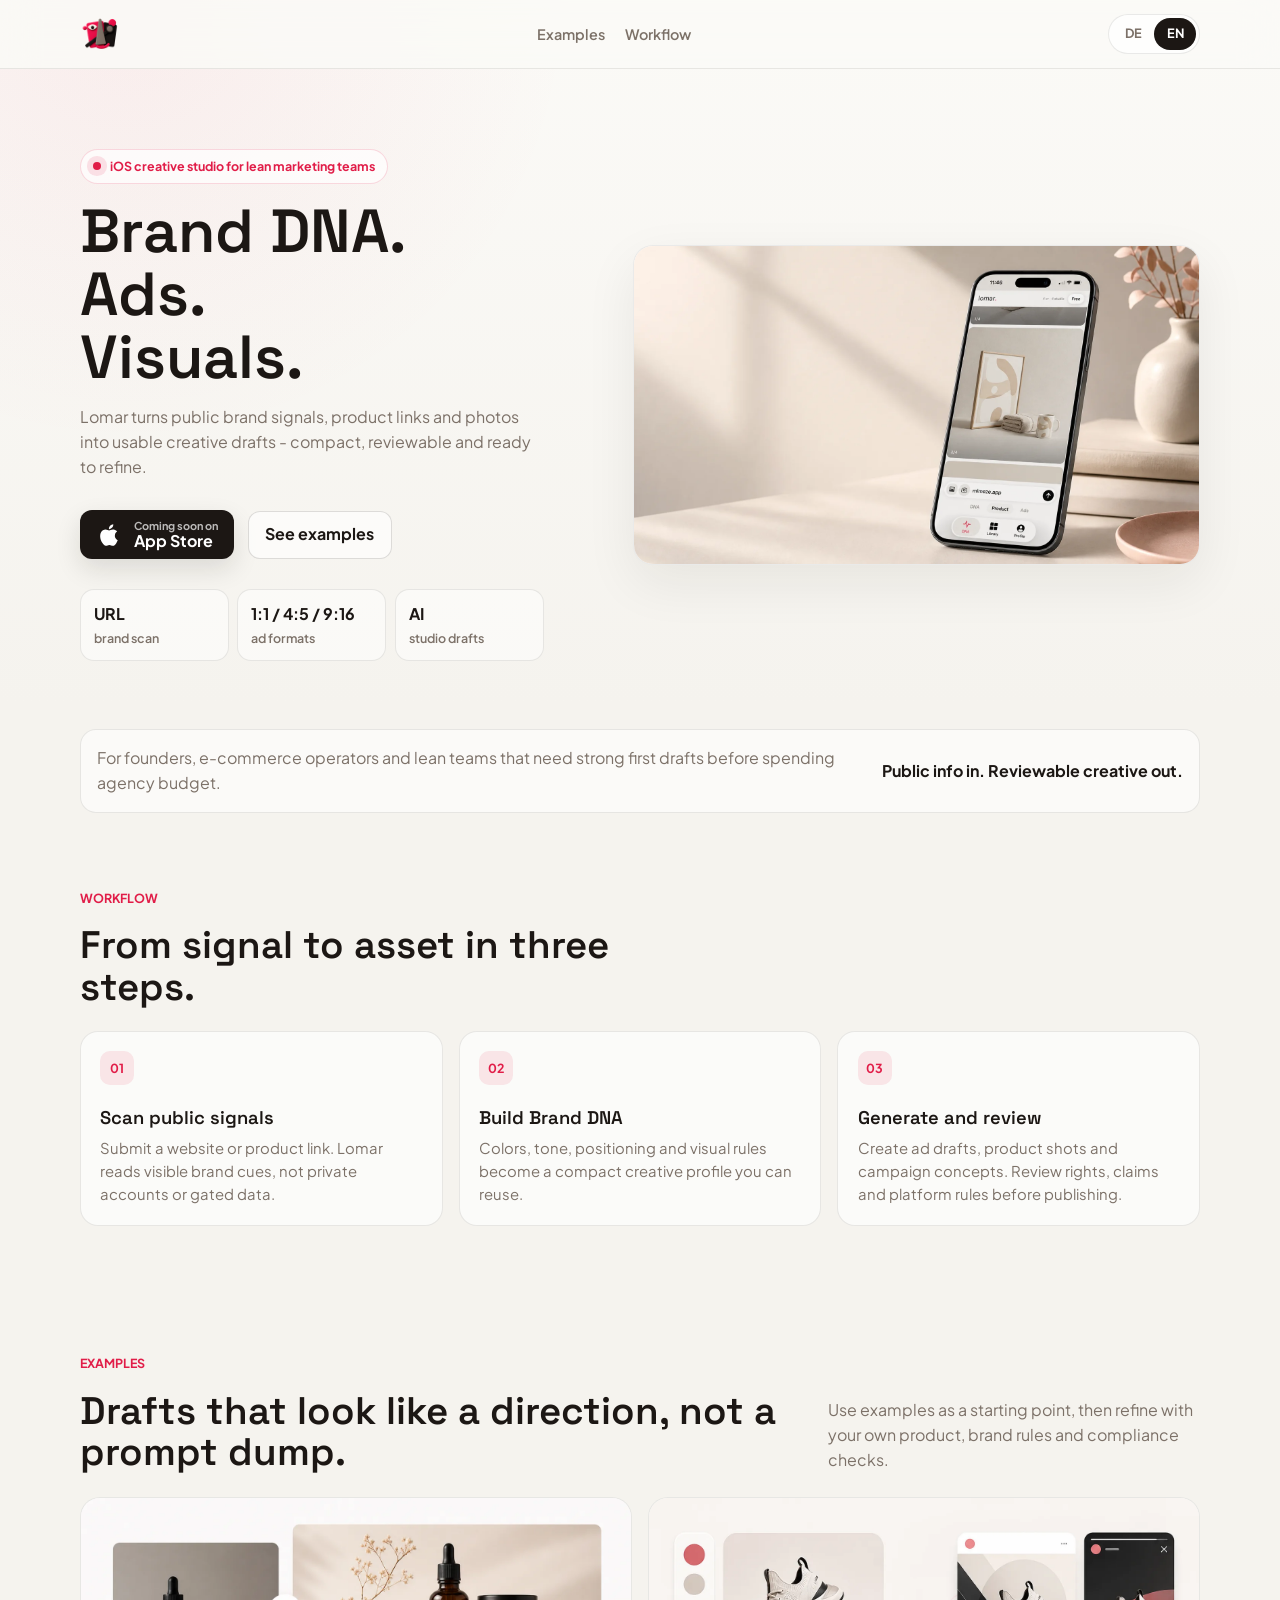
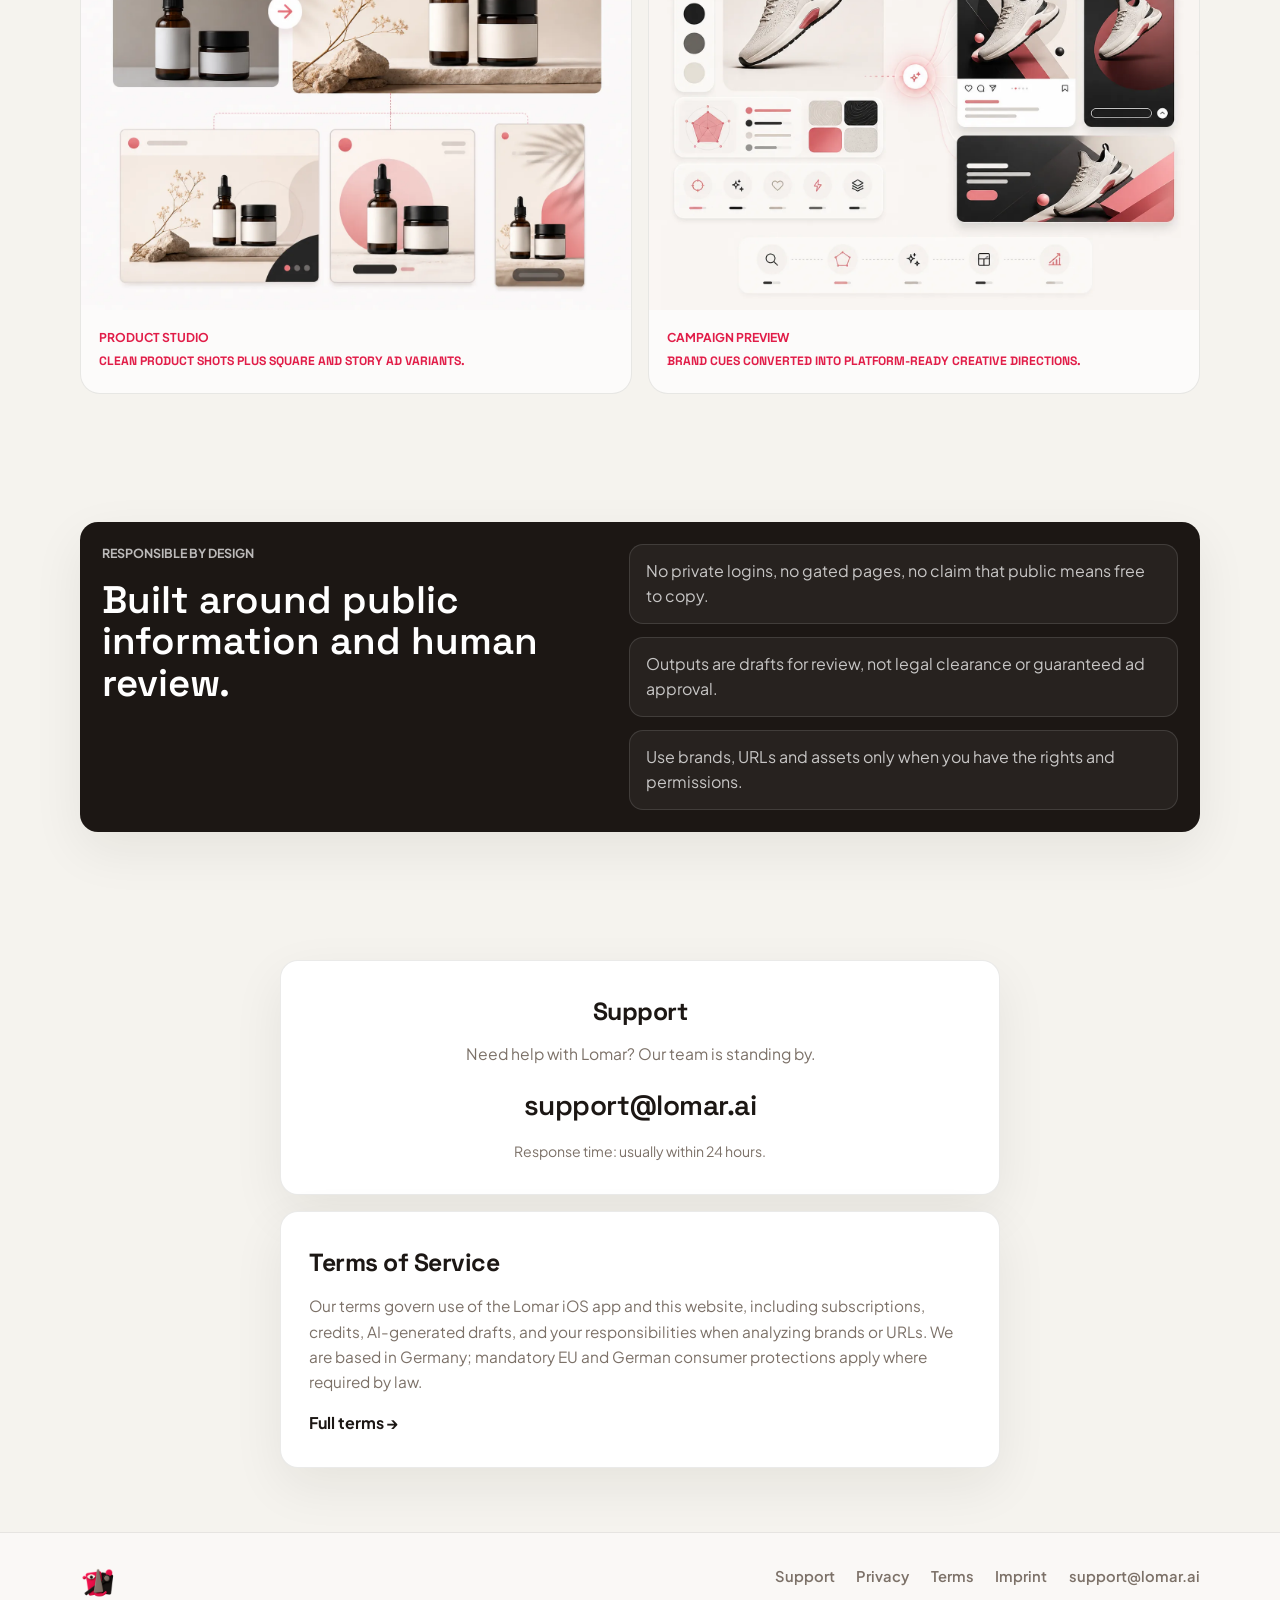
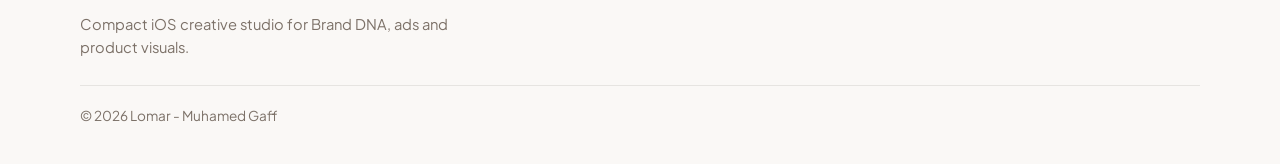
<file: index.html>
<!DOCTYPE html>
<html lang="en">
<head>
  <meta charset="UTF-8">
  <meta name="viewport" content="width=device-width, initial-scale=1.0">
  <title>Lomar - Brand DNA, ads and product visuals for iOS</title>
  <meta name="description" content="Lomar is an iOS creative studio for founders and e-commerce teams. Analyze public brand signals, build Brand DNA, and generate ad drafts, product visuals, and campaign assets.">
  <meta name="keywords" content="Lomar, AI ad generator, brand DNA, product visuals, e-commerce ads, iOS marketing app, creative studio, social media ads">
  <meta name="robots" content="index,follow,max-image-preview:large">
  <meta name="theme-color" content="#F5F3EE">
  <link rel="canonical" href="https://app.lomar.ai/">
  <link rel="icon" type="image/png" href="assets/favicon.png">
  <link rel="apple-touch-icon" href="assets/favicon.png">
  <meta property="og:type" content="website">
  <meta property="og:url" content="https://app.lomar.ai/">
  <meta property="og:title" content="Lomar - Brand DNA, ads and product visuals">
  <meta property="og:description" content="Turn a website, product link, or product photo into compact brand profiles, ad drafts, and studio-ready visuals.">
  <meta property="og:image" content="https://app.lomar.ai/assets/hero-real-app.png">
  <meta property="og:site_name" content="Lomar">
  <meta name="twitter:card" content="summary_large_image">
  <meta name="twitter:title" content="Lomar - Brand DNA, ads and product visuals">
  <meta name="twitter:description" content="A compact iOS creative studio for brand scans, product visuals, and campaign drafts.">
  <meta name="twitter:image" content="https://app.lomar.ai/assets/hero-real-app.png">
  <link rel="preconnect" href="https://fonts.googleapis.com">
  <link rel="preconnect" href="https://fonts.gstatic.com" crossorigin>
  <link href="https://fonts.googleapis.com/css2?family=Plus+Jakarta+Sans:wght@400;500;600;700;800&family=Space+Grotesk:wght@500;600;700&display=swap" rel="stylesheet">
  <link rel="stylesheet" href="assets/style.css">
  <script type="application/ld+json">
    {
      "@context": "https://schema.org",
      "@type": "SoftwareApplication",
      "name": "Lomar",
      "applicationCategory": "BusinessApplication",
      "operatingSystem": "iOS",
      "url": "https://app.lomar.ai/",
      "description": "Lomar helps teams analyze public brand signals and create Brand DNA, ad drafts, product visuals, and campaign assets.",
      "offers": {
        "@type": "Offer",
        "availability": "https://schema.org/PreOrder"
      },
      "creator": {
        "@type": "Person",
        "name": "Muhamed Gaff"
      }
    }
  </script>
</head>
<body>
  <header class="site-header">
    <div class="container header-inner">
      <a class="logo" href="/" aria-label="Lomar home">
        <img class="logo-mark" src="assets/mascot.png" alt="" width="40" height="40">
      </a>
      <nav class="top-nav" aria-label="Main navigation">
        <a href="#examples">
          <span class="lang-en">Examples</span>
          <span class="lang-de">Beispiele</span>
        </a>
        <a href="#workflow">
          <span class="lang-en">Workflow</span>
          <span class="lang-de">Workflow</span>
        </a>
      </nav>
      <div class="lang-toggle" role="group" aria-label="Language">
        <button type="button" data-lang="de" id="lang-de">DE</button>
        <button type="button" data-lang="en" id="lang-en">EN</button>
      </div>
    </div>
  </header>

  <main>
    <section class="hero">
      <div class="container hero-grid">
        <div class="hero-copy reveal">
          <p class="eyebrow">
            <span class="status-dot" aria-hidden="true"></span>
            <span class="lang-en">iOS creative studio for lean marketing teams</span>
            <span class="lang-de">iOS-Kreativstudio für schlanke Marketing-Teams</span>
          </p>
          <h1>
            <span class="lang-en">Brand DNA.<br>Ads.<br>Visuals.</span>
            <span class="lang-de">Brand-DNA.<br>Ads.<br>Visuals.</span>
          </h1>
          <p class="hero-lead">
            <span class="lang-en">Lomar turns public brand signals, product links and photos into usable creative drafts - compact, reviewable and ready to refine.</span>
            <span class="lang-de">Lomar verwandelt öffentliche Brand-Signale, Produktlinks und Fotos in brauchbare Creative-Drafts - kompakt, prüfbar und bereit zur Weiterarbeit.</span>
          </p>
          <div class="cta-row">
            <div class="app-store-badge" aria-label="App Store coming soon">
              <div class="badge-button">
                <svg width="26" height="26" viewBox="0 0 24 24" fill="currentColor" aria-hidden="true">
                  <path d="M18.71 19.5c-.83 1.24-1.71 2.45-3.05 2.47-1.34.03-1.77-.79-3.29-.79-1.53 0-2 .77-3.27.82-1.31.05-2.3-1.32-3.14-2.53C4.25 17 2.94 12.45 4.7 9.39c.87-1.52 2.43-2.48 4.12-2.51 1.28-.02 2.5.87 3.29.87.78 0 2.26-1.07 3.8-.91.65.03 2.47.26 3.64 1.98-.09.06-2.17 1.28-2.15 3.81.03 3.02 2.65 4.03 2.68 4.04-.03.07-.42 1.44-1.38 2.83M13 3.5c.73-.83 1.94-1.46 2.94-1.5.13 1.17-.34 2.35-1.04 3.19-.69.85-1.83 1.51-2.95 1.42-.15-1.15.41-2.35 1.05-3.11z"/>
                </svg>
                <span>
                  <span class="badge-label">
                    <span class="lang-en">Coming soon on</span>
                    <span class="lang-de">Demnächst im</span>
                  </span>
                  <span class="badge-title">App Store</span>
                </span>
              </div>
            </div>
            <a class="btn-secondary" href="#examples">
              <span class="lang-en">See examples</span>
              <span class="lang-de">Beispiele ansehen</span>
            </a>
          </div>
          <dl class="hero-stats" aria-label="Lomar capabilities">
            <div>
              <dt>URL</dt>
              <dd>
                <span class="lang-en">brand scan</span>
                <span class="lang-de">Brand-Scan</span>
              </dd>
            </div>
            <div>
              <dt>1:1 / 4:5 / 9:16</dt>
              <dd>
                <span class="lang-en">ad formats</span>
                <span class="lang-de">Ad-Formate</span>
              </dd>
            </div>
            <div>
              <dt>AI</dt>
              <dd>
                <span class="lang-en">studio drafts</span>
                <span class="lang-de">Studio-Drafts</span>
              </dd>
            </div>
          </dl>
        </div>

        <div class="hero-media reveal">
          <picture>
            <source srcset="assets/hero-real-app.webp" type="image/webp">
            <img src="assets/hero-real-app.png" alt="Lomar app shown on an iPhone with the real DNA and product generation screen" width="1672" height="941">
          </picture>
        </div>
      </div>
    </section>

    <section class="strip" aria-label="Core value">
      <div class="container strip-grid">
        <p>
          <span class="lang-en">For founders, e-commerce operators and lean teams that need strong first drafts before spending agency budget.</span>
          <span class="lang-de">Für Founder, E-Commerce-Teams und schlanke Marketing-Setups, die starke erste Drafts brauchen, bevor Agenturbudget fließt.</span>
        </p>
        <span>
          <span class="lang-en">Public info in. Reviewable creative out.</span>
          <span class="lang-de">Öffentliche Infos rein. Prüfbare Creatives raus.</span>
        </span>
      </div>
    </section>

    <section class="section compact" id="workflow">
      <div class="container">
        <div class="section-head">
          <p class="section-kicker">
            <span class="lang-en">Workflow</span>
            <span class="lang-de">Workflow</span>
          </p>
          <h2 class="section-title">
            <span class="lang-en">From signal to asset in three steps.</span>
            <span class="lang-de">Vom Signal zum Asset in drei Schritten.</span>
          </h2>
        </div>
        <div class="steps-grid">
          <article class="step-card reveal">
            <span>01</span>
            <h3>
              <span class="lang-en">Scan public signals</span>
              <span class="lang-de">Öffentliche Signale scannen</span>
            </h3>
            <p>
              <span class="lang-en">Submit a website or product link. Lomar reads visible brand cues, not private accounts or gated data.</span>
              <span class="lang-de">Website oder Produktlink eingeben. Lomar liest sichtbare Brand-Hinweise, keine privaten Accounts oder geschützten Daten.</span>
            </p>
          </article>
          <article class="step-card reveal">
            <span>02</span>
            <h3>
              <span class="lang-en">Build Brand DNA</span>
              <span class="lang-de">Brand-DNA bauen</span>
            </h3>
            <p>
              <span class="lang-en">Colors, tone, positioning and visual rules become a compact creative profile you can reuse.</span>
              <span class="lang-de">Farben, Tonalität, Positionierung und visuelle Regeln werden zu einem kompakten Creative-Profil.</span>
            </p>
          </article>
          <article class="step-card reveal">
            <span>03</span>
            <h3>
              <span class="lang-en">Generate and review</span>
              <span class="lang-de">Generieren und prüfen</span>
            </h3>
            <p>
              <span class="lang-en">Create ad drafts, product shots and campaign concepts. Review rights, claims and platform rules before publishing.</span>
              <span class="lang-de">Ad-Drafts, Produktshots und Kampagnenideen erzeugen. Rechte, Claims und Plattformregeln vor Veröffentlichung prüfen.</span>
            </p>
          </article>
        </div>
      </div>
    </section>

    <section class="section compact" id="examples">
      <div class="container">
        <div class="section-head split">
          <div>
            <p class="section-kicker">
              <span class="lang-en">Examples</span>
              <span class="lang-de">Beispiele</span>
            </p>
            <h2 class="section-title">
              <span class="lang-en">Drafts that look like a direction, not a prompt dump.</span>
              <span class="lang-de">Drafts, die nach Richtung aussehen - nicht nach Prompt-Dump.</span>
            </h2>
          </div>
          <p class="section-lead">
            <span class="lang-en">Use examples as a starting point, then refine with your own product, brand rules and compliance checks.</span>
            <span class="lang-de">Nutze Beispiele als Startpunkt und verfeinere sie mit deinem Produkt, deinen Brand-Regeln und Compliance-Checks.</span>
          </p>
        </div>
        <div class="examples-grid">
          <article class="example-card reveal">
            <picture>
              <source srcset="assets/example-skincare.webp" type="image/webp">
              <img src="assets/example-skincare.png" alt="Example product studio and social ad drafts for a fictional skincare product" width="1448" height="1086" loading="lazy">
            </picture>
            <div>
              <span>
                <span class="lang-en">Product studio</span>
                <span class="lang-de">Produkt-Studio</span>
              </span>
              <h3>
                <span class="lang-en">Clean product shots plus square and story ad variants.</span>
                <span class="lang-de">Clean Product Shots plus Square- und Story-Ad-Varianten.</span>
              </h3>
            </div>
          </article>
          <article class="example-card reveal">
            <picture>
              <source srcset="assets/example-sneaker.webp" type="image/webp">
              <img src="assets/example-sneaker.png" alt="Example brand DNA and campaign ad drafts for a fictional sneaker product" width="1448" height="1086" loading="lazy">
            </picture>
            <div>
              <span>
                <span class="lang-en">Campaign preview</span>
                <span class="lang-de">Kampagnenvorschau</span>
              </span>
              <h3>
                <span class="lang-en">Brand cues converted into platform-ready creative directions.</span>
                <span class="lang-de">Brand-Signale werden zu plattformnahen Creative-Richtungen.</span>
              </h3>
            </div>
          </article>
        </div>
      </div>
    </section>

    <section class="section compact">
      <div class="container trust-panel reveal">
        <div>
          <p class="section-kicker">
            <span class="lang-en">Responsible by design</span>
            <span class="lang-de">Verantwortung im Produkt</span>
          </p>
          <h2>
            <span class="lang-en">Built around public information and human review.</span>
            <span class="lang-de">Gebaut für öffentliche Informationen und menschliche Prüfung.</span>
          </h2>
        </div>
        <ul>
          <li>
            <span class="lang-en">No private logins, no gated pages, no claim that public means free to copy.</span>
            <span class="lang-de">Keine privaten Logins, keine geschützten Seiten, kein Versprechen, dass öffentlich automatisch frei kopierbar ist.</span>
          </li>
          <li>
            <span class="lang-en">Outputs are drafts for review, not legal clearance or guaranteed ad approval.</span>
            <span class="lang-de">Outputs sind Drafts zur Prüfung, keine Rechtsfreigabe und keine garantierte Ad-Freigabe.</span>
          </li>
          <li>
            <span class="lang-en">Use brands, URLs and assets only when you have the rights and permissions.</span>
            <span class="lang-de">Nutze Brands, URLs und Assets nur, wenn du Rechte und Erlaubnis dafür hast.</span>
          </li>
        </ul>
      </div>
    </section>

    <section class="section compact" id="support">
      <div class="container info-cards">
        <article class="info-card info-card--support reveal">
          <h2>Support</h2>
          <p class="info-lead">
            <span class="lang-en">Need help with Lomar? Our team is standing by.</span>
            <span class="lang-de">Brauchst du Hilfe mit Lomar? Unser Team ist für dich da.</span>
          </p>
          <a class="info-email" href="mailto:support@lomar.ai">support@lomar.ai</a>
          <p class="info-note">
            <span class="lang-en">Response time: usually within 24 hours.</span>
            <span class="lang-de">Antwortzeit: in der Regel innerhalb von 24 Stunden.</span>
          </p>
        </article>

        <article class="info-card info-card--terms reveal">
          <h2>
            <span class="lang-en">Terms of Service</span>
            <span class="lang-de">Allgemeine Geschäftsbedingungen</span>
          </h2>
          <p class="info-copy">
            <span class="lang-en">Our terms govern use of the Lomar iOS app and this website, including subscriptions, credits, AI-generated drafts, and your responsibilities when analyzing brands or URLs. We are based in Germany; mandatory EU and German consumer protections apply where required by law.</span>
            <span class="lang-de">Unsere AGB regeln die Nutzung der Lomar-iOS-App und dieser Website — inklusive Abos, Credits, KI-generierter Drafts und deiner Pflichten bei Brand- oder URL-Analysen. Sitz in Deutschland; zwingende EU- und deutsche Verbraucherrechte gelten, wo das Gesetz es verlangt.</span>
          </p>
          <a class="info-link" href="/terms/">
            <span class="lang-en">Full terms</span>
            <span class="lang-de">Vollständige AGB</span>
            <span aria-hidden="true"> →</span>
          </a>
        </article>
      </div>
    </section>
  </main>

  <footer class="site-footer">
    <div class="container footer-grid">
      <div class="footer-brand">
        <a class="logo" href="/" aria-label="Lomar home">
          <img class="logo-mark" src="assets/mascot.png" alt="" width="36" height="36">
        </a>
        <p>
          <span class="lang-en">Compact iOS creative studio for Brand DNA, ads and product visuals.</span>
          <span class="lang-de">Kompaktes iOS-Kreativstudio für Brand-DNA, Ads und Produktvisuals.</span>
        </p>
      </div>
      <nav class="footer-links" aria-label="Legal">
        <a href="/support/">Support</a>
        <a href="/privacy/">Privacy</a>
        <a href="/terms/">
          <span class="lang-en">Terms</span>
          <span class="lang-de">AGB</span>
        </a>
        <a href="/imprint/">
          <span class="lang-en">Imprint</span>
          <span class="lang-de">Impressum</span>
        </a>
        <a href="mailto:support@lomar.ai">support@lomar.ai</a>
      </nav>
      <div class="footer-meta">© 2026 Lomar - Muhamed Gaff</div>
    </div>
  </footer>

  <script>
    (function () {
      var root = document.documentElement;
      var buttons = document.querySelectorAll(".lang-toggle button");
      var revealItems = document.querySelectorAll(".reveal");

      function setLang(lang) {
        root.lang = lang;
        localStorage.setItem("lomar-lang", lang);
        buttons.forEach(function (btn) {
          btn.classList.toggle("active", btn.dataset.lang === lang);
        });
      }

      var saved = localStorage.getItem("lomar-lang");
      var browser = (navigator.language || "en").toLowerCase().startsWith("de") ? "de" : "en";
      setLang(saved || browser);

      buttons.forEach(function (btn) {
        btn.addEventListener("click", function () {
          setLang(btn.dataset.lang);
        });
      });

      if ("IntersectionObserver" in window) {
        var observer = new IntersectionObserver(function (entries) {
          entries.forEach(function (entry) {
            if (entry.isIntersecting) {
              entry.target.classList.add("is-visible");
              observer.unobserve(entry.target);
            }
          });
        }, { threshold: 0.16 });

        revealItems.forEach(function (item) {
          observer.observe(item);
        });
      } else {
        revealItems.forEach(function (item) {
          item.classList.add("is-visible");
        });
      }
    })();
  </script>
</body>
</html>
</file>
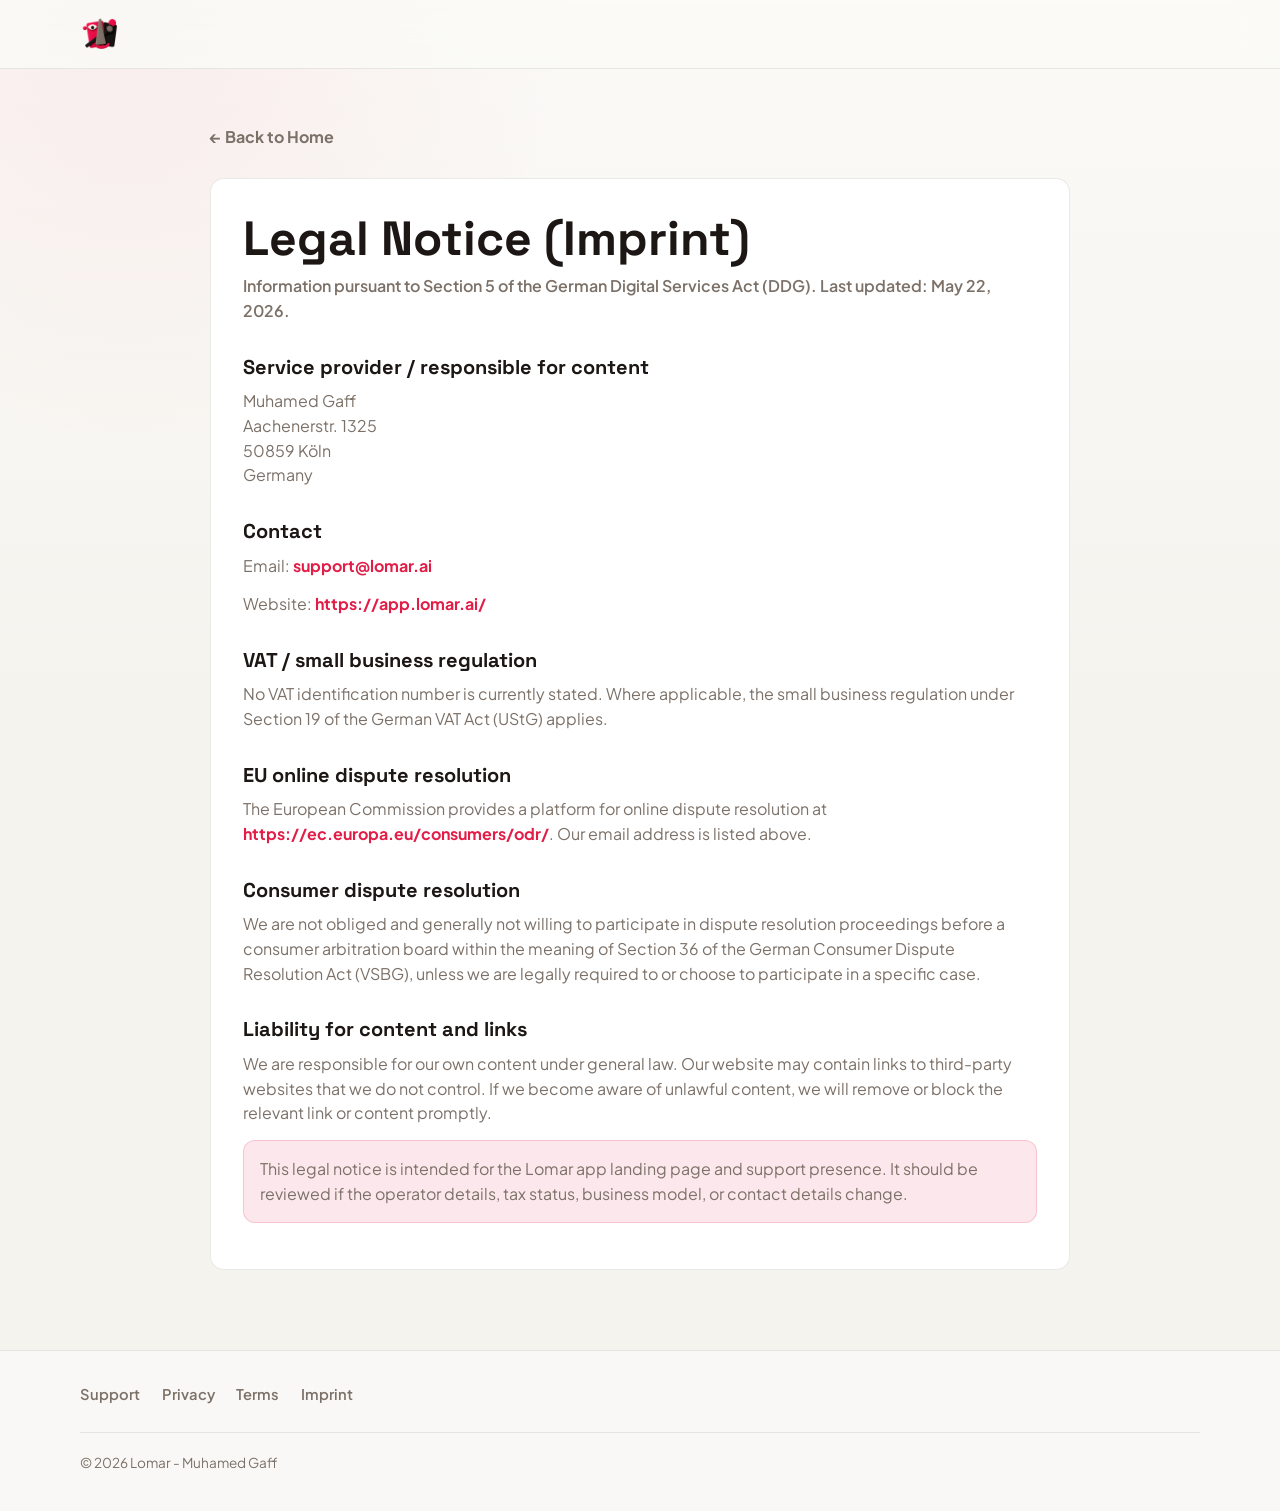
<file: imprint/index.html>
<!DOCTYPE html>
<html lang="en">
<head>
  <meta charset="UTF-8">
  <meta name="viewport" content="width=device-width, initial-scale=1.0">
  <title>Imprint - lomar.ai</title>
  <meta name="description" content="Legal notice and provider information for lomar.ai.">
  <meta name="theme-color" content="#E11D48">
  <link rel="icon" type="image/png" href="/assets/favicon.png">
  <link rel="apple-touch-icon" href="/assets/favicon.png">
  <link rel="canonical" href="https://app.lomar.ai/imprint/">
  <link rel="preconnect" href="https://fonts.googleapis.com">
  <link rel="preconnect" href="https://fonts.gstatic.com" crossorigin>
  <link href="https://fonts.googleapis.com/css2?family=Plus+Jakarta+Sans:wght@400;500;600;700&family=Space+Grotesk:wght@500;600;700&display=swap" rel="stylesheet">
  <link rel="stylesheet" href="/assets/style.css">
</head>
<body>
  <header class="site-header">
    <div class="container header-inner">
      <a class="logo" href="/" aria-label="Lomar home">
        <img class="logo-mark" src="/assets/mascot.png" alt="" width="40" height="40">
      </a>
    </div>
  </header>

  <main class="legal-main">
    <div class="container legal-shell">
      <a class="legal-back" href="/">← Back to Home</a>
      <article class="legal-page">
        <h1>Legal Notice (Imprint)</h1>
        <p class="legal-meta">Information pursuant to Section 5 of the German Digital Services Act (DDG). Last updated: May 22, 2026.</p>

        <h2>Service provider / responsible for content</h2>
        <p>
          Muhamed Gaff<br>
          Aachenerstr. 1325<br>
          50859 Köln<br>
          Germany
        </p>

        <h2>Contact</h2>
        <p>Email: <a href="mailto:support@lomar.ai">support@lomar.ai</a></p>
        <p>Website: <a href="https://app.lomar.ai/">https://app.lomar.ai/</a></p>

        <h2>VAT / small business regulation</h2>
        <p>No VAT identification number is currently stated. Where applicable, the small business regulation under Section 19 of the German VAT Act (UStG) applies.</p>

        <h2>EU online dispute resolution</h2>
        <p>The European Commission provides a platform for online dispute resolution at <a href="https://ec.europa.eu/consumers/odr/" rel="noopener">https://ec.europa.eu/consumers/odr/</a>. Our email address is listed above.</p>

        <h2>Consumer dispute resolution</h2>
        <p>We are not obliged and generally not willing to participate in dispute resolution proceedings before a consumer arbitration board within the meaning of Section 36 of the German Consumer Dispute Resolution Act (VSBG), unless we are legally required to or choose to participate in a specific case.</p>

        <h2>Liability for content and links</h2>
        <p>We are responsible for our own content under general law. Our website may contain links to third-party websites that we do not control. If we become aware of unlawful content, we will remove or block the relevant link or content promptly.</p>

        <p class="legal-note">This legal notice is intended for the Lomar app landing page and support presence. It should be reviewed if the operator details, tax status, business model, or contact details change.</p>
      </article>
    </div>
  </main>

  <footer class="site-footer">
    <div class="container footer-grid">
      <nav class="footer-links" aria-label="Legal">
        <a href="/support/">Support</a>
        <a href="/privacy/">Privacy</a>
        <a href="/terms/">Terms</a>
        <a href="/imprint/">Imprint</a>
      </nav>
      <div class="footer-meta">© 2026 Lomar - Muhamed Gaff</div>
    </div>
  </footer>
</body>
</html>
</file>
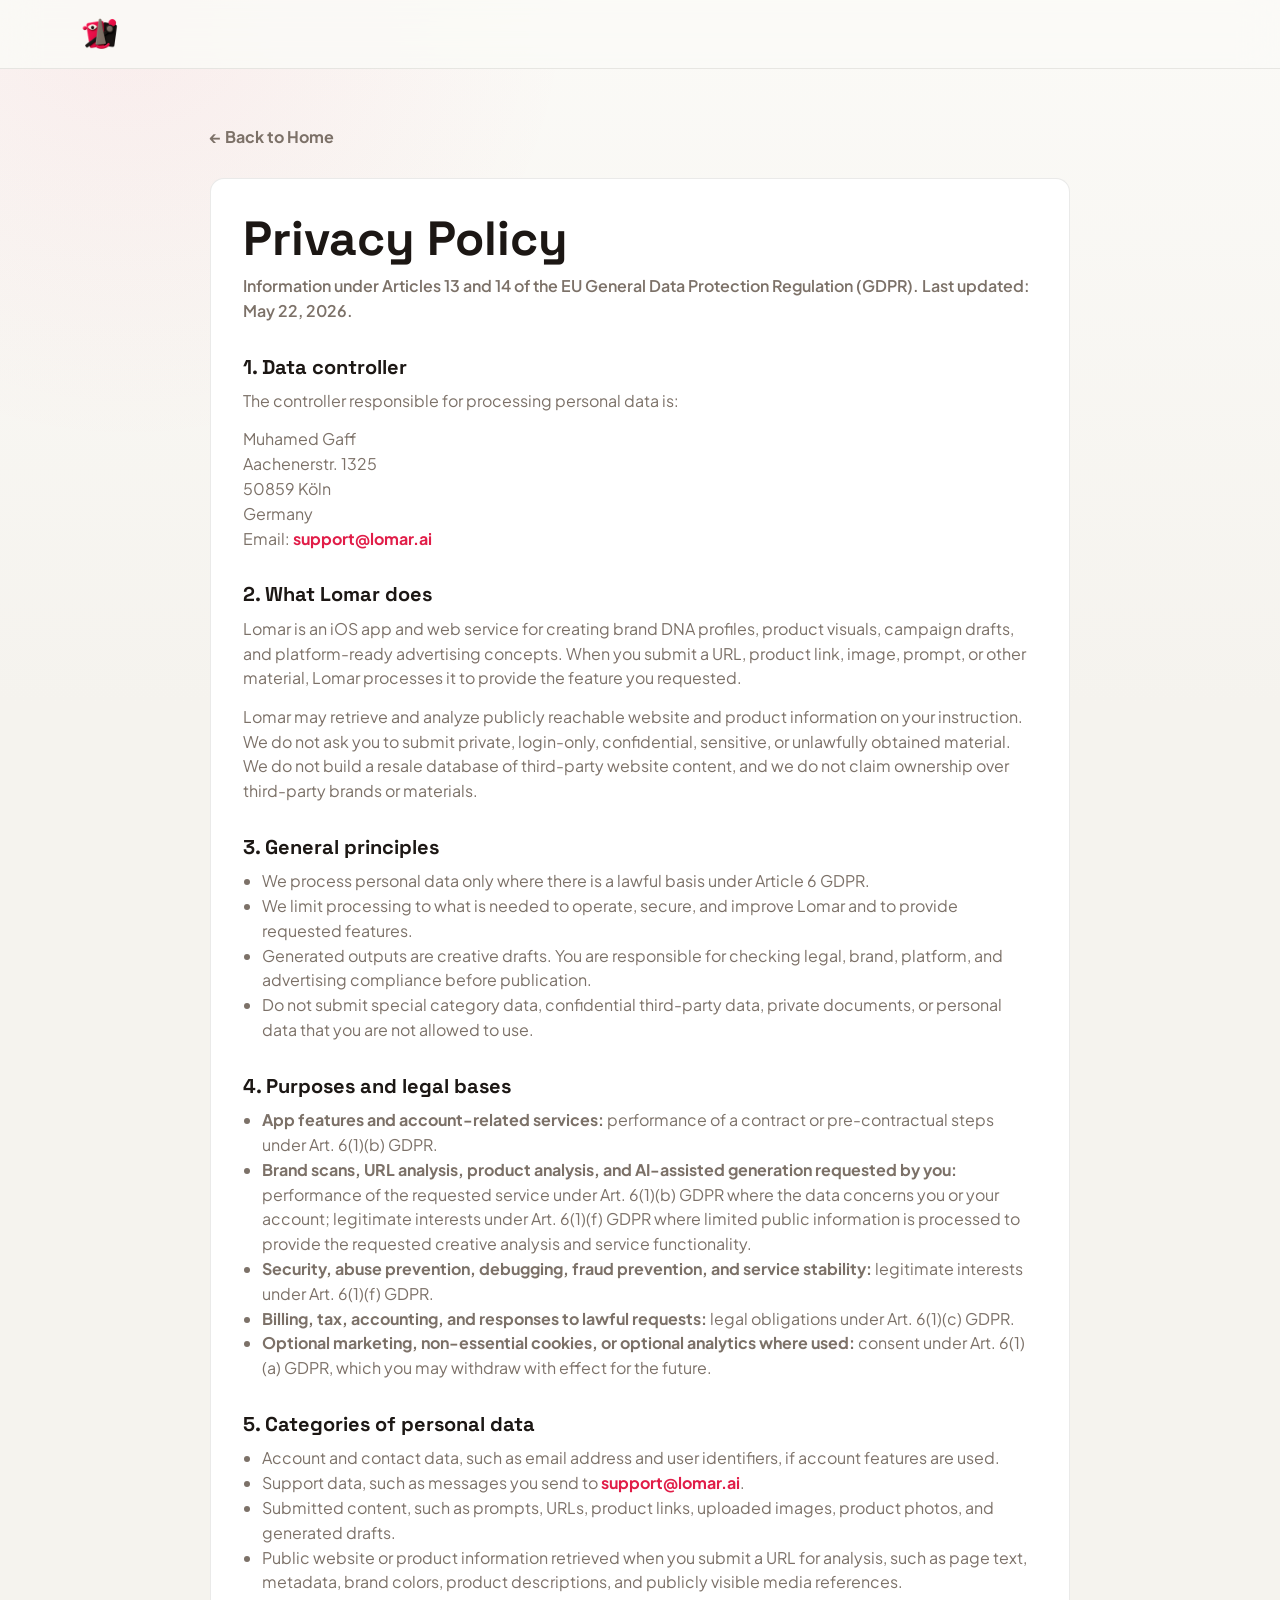
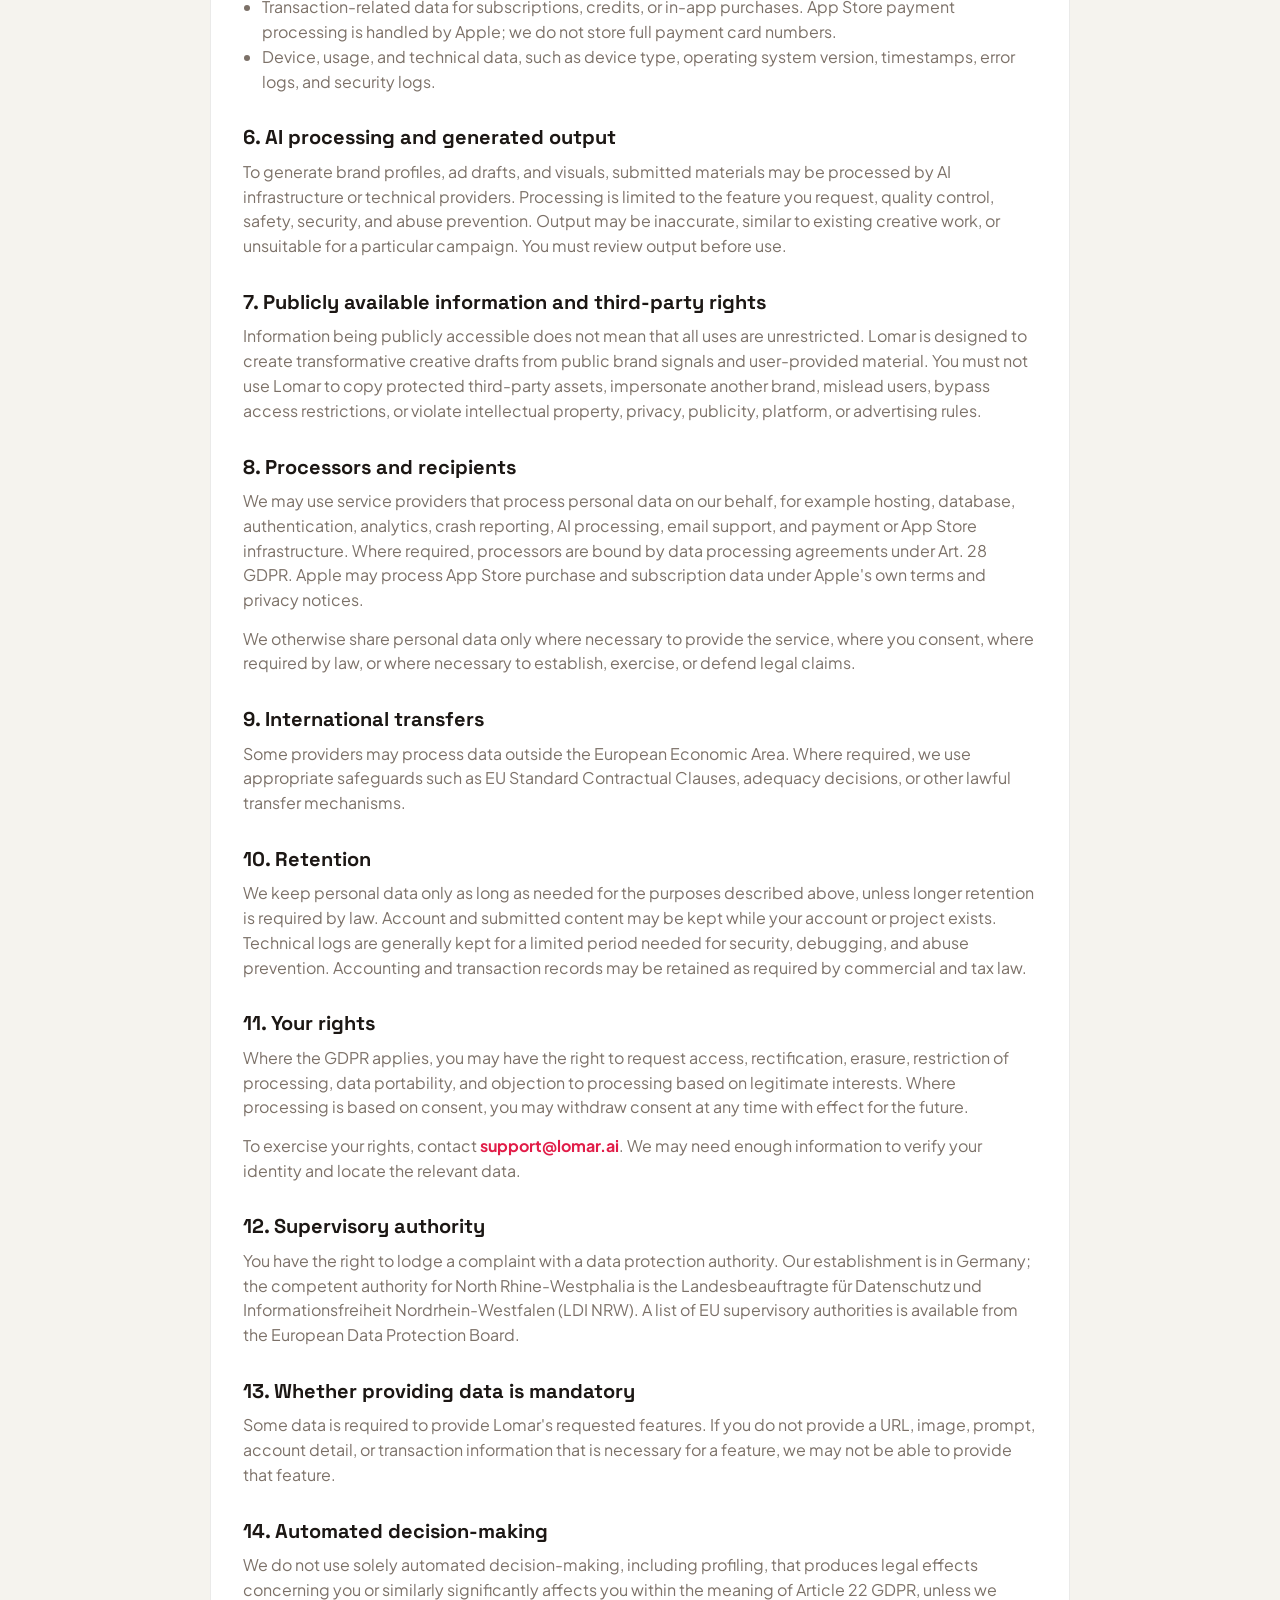
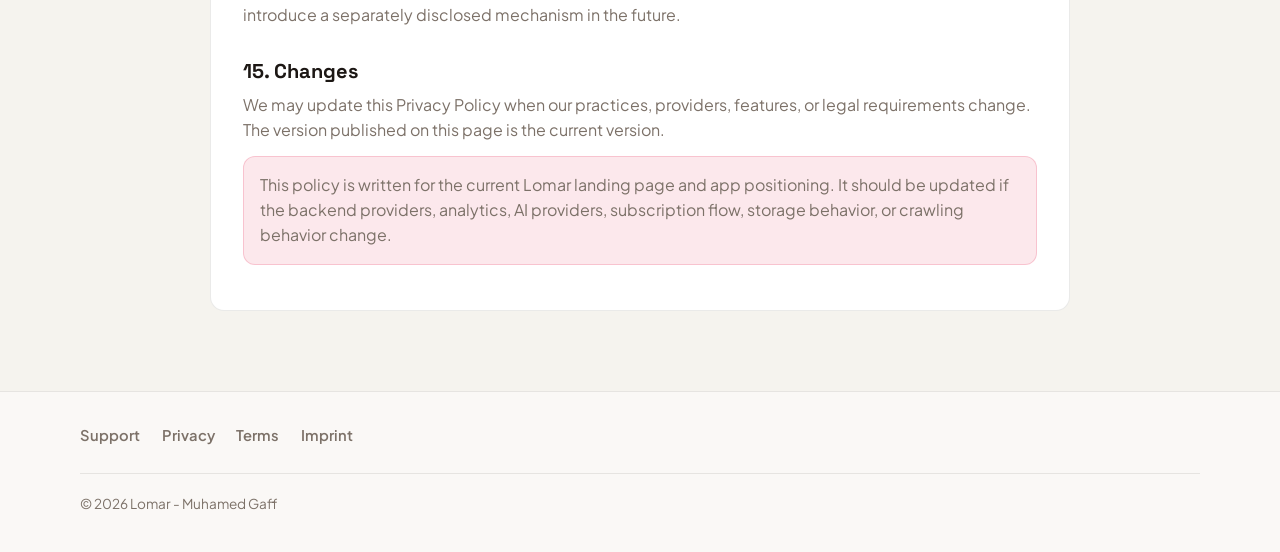
<file: privacy/index.html>
<!DOCTYPE html>
<html lang="en">
<head>
  <meta charset="UTF-8">
  <meta name="viewport" content="width=device-width, initial-scale=1.0">
  <title>Privacy Policy - lomar.ai</title>
  <meta name="description" content="Privacy Policy for the Lomar iOS app and website.">
  <meta name="theme-color" content="#E11D48">
  <link rel="icon" type="image/png" href="/assets/favicon.png">
  <link rel="apple-touch-icon" href="/assets/favicon.png">
  <link rel="canonical" href="https://app.lomar.ai/privacy/">
  <link rel="preconnect" href="https://fonts.googleapis.com">
  <link rel="preconnect" href="https://fonts.gstatic.com" crossorigin>
  <link href="https://fonts.googleapis.com/css2?family=Plus+Jakarta+Sans:wght@400;500;600;700&family=Space+Grotesk:wght@500;600;700&display=swap" rel="stylesheet">
  <link rel="stylesheet" href="/assets/style.css">
</head>
<body>
  <header class="site-header">
    <div class="container header-inner">
      <a class="logo" href="/" aria-label="Lomar home">
        <img class="logo-mark" src="/assets/mascot.png" alt="" width="40" height="40">
      </a>
    </div>
  </header>

  <main class="legal-main">
    <div class="container legal-shell">
      <a class="legal-back" href="/">← Back to Home</a>
      <article class="legal-page">
        <h1>Privacy Policy</h1>
        <p class="legal-meta">Information under Articles 13 and 14 of the EU General Data Protection Regulation (GDPR). Last updated: May 22, 2026.</p>

        <h2>1. Data controller</h2>
        <p>The controller responsible for processing personal data is:</p>
        <p>
          Muhamed Gaff<br>
          Aachenerstr. 1325<br>
          50859 Köln<br>
          Germany<br>
          Email: <a href="mailto:support@lomar.ai">support@lomar.ai</a>
        </p>

        <h2>2. What Lomar does</h2>
        <p>Lomar is an iOS app and web service for creating brand DNA profiles, product visuals, campaign drafts, and platform-ready advertising concepts. When you submit a URL, product link, image, prompt, or other material, Lomar processes it to provide the feature you requested.</p>
        <p>Lomar may retrieve and analyze publicly reachable website and product information on your instruction. We do not ask you to submit private, login-only, confidential, sensitive, or unlawfully obtained material. We do not build a resale database of third-party website content, and we do not claim ownership over third-party brands or materials.</p>

        <h2>3. General principles</h2>
        <ul>
          <li>We process personal data only where there is a lawful basis under Article 6 GDPR.</li>
          <li>We limit processing to what is needed to operate, secure, and improve Lomar and to provide requested features.</li>
          <li>Generated outputs are creative drafts. You are responsible for checking legal, brand, platform, and advertising compliance before publication.</li>
          <li>Do not submit special category data, confidential third-party data, private documents, or personal data that you are not allowed to use.</li>
        </ul>

        <h2>4. Purposes and legal bases</h2>
        <ul>
          <li><strong>App features and account-related services:</strong> performance of a contract or pre-contractual steps under Art. 6(1)(b) GDPR.</li>
          <li><strong>Brand scans, URL analysis, product analysis, and AI-assisted generation requested by you:</strong> performance of the requested service under Art. 6(1)(b) GDPR where the data concerns you or your account; legitimate interests under Art. 6(1)(f) GDPR where limited public information is processed to provide the requested creative analysis and service functionality.</li>
          <li><strong>Security, abuse prevention, debugging, fraud prevention, and service stability:</strong> legitimate interests under Art. 6(1)(f) GDPR.</li>
          <li><strong>Billing, tax, accounting, and responses to lawful requests:</strong> legal obligations under Art. 6(1)(c) GDPR.</li>
          <li><strong>Optional marketing, non-essential cookies, or optional analytics where used:</strong> consent under Art. 6(1)(a) GDPR, which you may withdraw with effect for the future.</li>
        </ul>

        <h2>5. Categories of personal data</h2>
        <ul>
          <li>Account and contact data, such as email address and user identifiers, if account features are used.</li>
          <li>Support data, such as messages you send to <a href="mailto:support@lomar.ai">support@lomar.ai</a>.</li>
          <li>Submitted content, such as prompts, URLs, product links, uploaded images, product photos, and generated drafts.</li>
          <li>Public website or product information retrieved when you submit a URL for analysis, such as page text, metadata, brand colors, product descriptions, and publicly visible media references.</li>
          <li>Transaction-related data for subscriptions, credits, or in-app purchases. App Store payment processing is handled by Apple; we do not store full payment card numbers.</li>
          <li>Device, usage, and technical data, such as device type, operating system version, timestamps, error logs, and security logs.</li>
        </ul>

        <h2>6. AI processing and generated output</h2>
        <p>To generate brand profiles, ad drafts, and visuals, submitted materials may be processed by AI infrastructure or technical providers. Processing is limited to the feature you request, quality control, safety, security, and abuse prevention. Output may be inaccurate, similar to existing creative work, or unsuitable for a particular campaign. You must review output before use.</p>

        <h2>7. Publicly available information and third-party rights</h2>
        <p>Information being publicly accessible does not mean that all uses are unrestricted. Lomar is designed to create transformative creative drafts from public brand signals and user-provided material. You must not use Lomar to copy protected third-party assets, impersonate another brand, mislead users, bypass access restrictions, or violate intellectual property, privacy, publicity, platform, or advertising rules.</p>

        <h2>8. Processors and recipients</h2>
        <p>We may use service providers that process personal data on our behalf, for example hosting, database, authentication, analytics, crash reporting, AI processing, email support, and payment or App Store infrastructure. Where required, processors are bound by data processing agreements under Art. 28 GDPR. Apple may process App Store purchase and subscription data under Apple's own terms and privacy notices.</p>
        <p>We otherwise share personal data only where necessary to provide the service, where you consent, where required by law, or where necessary to establish, exercise, or defend legal claims.</p>

        <h2>9. International transfers</h2>
        <p>Some providers may process data outside the European Economic Area. Where required, we use appropriate safeguards such as EU Standard Contractual Clauses, adequacy decisions, or other lawful transfer mechanisms.</p>

        <h2>10. Retention</h2>
        <p>We keep personal data only as long as needed for the purposes described above, unless longer retention is required by law. Account and submitted content may be kept while your account or project exists. Technical logs are generally kept for a limited period needed for security, debugging, and abuse prevention. Accounting and transaction records may be retained as required by commercial and tax law.</p>

        <h2>11. Your rights</h2>
        <p>Where the GDPR applies, you may have the right to request access, rectification, erasure, restriction of processing, data portability, and objection to processing based on legitimate interests. Where processing is based on consent, you may withdraw consent at any time with effect for the future.</p>
        <p>To exercise your rights, contact <a href="mailto:support@lomar.ai">support@lomar.ai</a>. We may need enough information to verify your identity and locate the relevant data.</p>

        <h2>12. Supervisory authority</h2>
        <p>You have the right to lodge a complaint with a data protection authority. Our establishment is in Germany; the competent authority for North Rhine-Westphalia is the Landesbeauftragte für Datenschutz und Informationsfreiheit Nordrhein-Westfalen (LDI NRW). A list of EU supervisory authorities is available from the European Data Protection Board.</p>

        <h2>13. Whether providing data is mandatory</h2>
        <p>Some data is required to provide Lomar's requested features. If you do not provide a URL, image, prompt, account detail, or transaction information that is necessary for a feature, we may not be able to provide that feature.</p>

        <h2>14. Automated decision-making</h2>
        <p>We do not use solely automated decision-making, including profiling, that produces legal effects concerning you or similarly significantly affects you within the meaning of Article 22 GDPR, unless we introduce a separately disclosed mechanism in the future.</p>

        <h2>15. Changes</h2>
        <p>We may update this Privacy Policy when our practices, providers, features, or legal requirements change. The version published on this page is the current version.</p>

        <p class="legal-note">This policy is written for the current Lomar landing page and app positioning. It should be updated if the backend providers, analytics, AI providers, subscription flow, storage behavior, or crawling behavior change.</p>
      </article>
    </div>
  </main>

  <footer class="site-footer">
    <div class="container footer-grid">
      <nav class="footer-links" aria-label="Legal">
        <a href="/support/">Support</a>
        <a href="/privacy/">Privacy</a>
        <a href="/terms/">Terms</a>
        <a href="/imprint/">Imprint</a>
      </nav>
      <div class="footer-meta">© 2026 Lomar - Muhamed Gaff</div>
    </div>
  </footer>
</body>
</html>
</file>
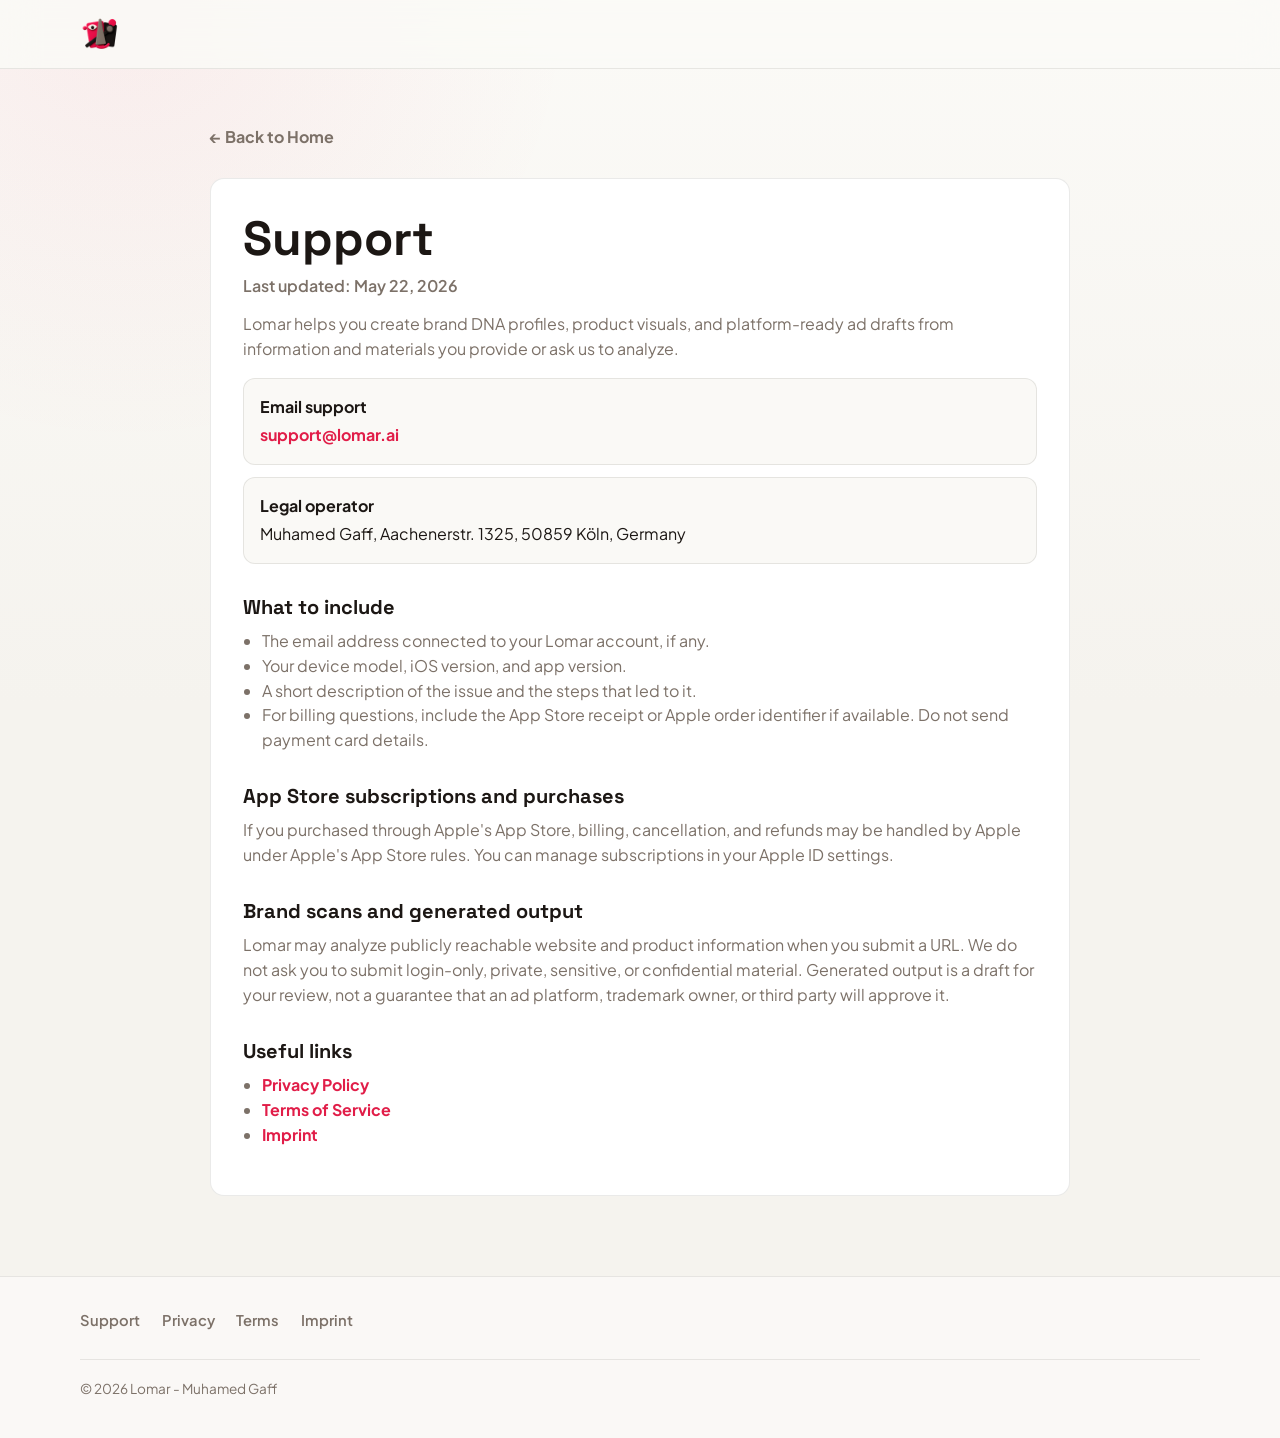
<file: support/index.html>
<!DOCTYPE html>
<html lang="en">
<head>
  <meta charset="UTF-8">
  <meta name="viewport" content="width=device-width, initial-scale=1.0">
  <title>Support - lomar.ai</title>
  <meta name="description" content="Support contact and help information for the Lomar iOS app.">
  <meta name="theme-color" content="#E11D48">
  <link rel="icon" type="image/png" href="/assets/favicon.png">
  <link rel="apple-touch-icon" href="/assets/favicon.png">
  <link rel="canonical" href="https://app.lomar.ai/support/">
  <link rel="preconnect" href="https://fonts.googleapis.com">
  <link rel="preconnect" href="https://fonts.gstatic.com" crossorigin>
  <link href="https://fonts.googleapis.com/css2?family=Plus+Jakarta+Sans:wght@400;500;600;700&family=Space+Grotesk:wght@500;600;700&display=swap" rel="stylesheet">
  <link rel="stylesheet" href="/assets/style.css">
</head>
<body>
  <header class="site-header">
    <div class="container header-inner">
      <a class="logo" href="/" aria-label="Lomar home">
        <img class="logo-mark" src="/assets/mascot.png" alt="" width="40" height="40">
      </a>
    </div>
  </header>

  <main class="legal-main">
    <div class="container legal-shell">
      <a class="legal-back" href="/">← Back to Home</a>
      <article class="legal-page">
        <h1>Support</h1>
        <p class="legal-meta">Last updated: May 22, 2026</p>

        <p>Lomar helps you create brand DNA profiles, product visuals, and platform-ready ad drafts from information and materials you provide or ask us to analyze.</p>

        <div class="contact-list">
          <div class="contact-item">
            <strong>Email support</strong>
            <a href="mailto:support@lomar.ai">support@lomar.ai</a>
          </div>
          <div class="contact-item">
            <strong>Legal operator</strong>
            Muhamed Gaff, Aachenerstr. 1325, 50859 Köln, Germany
          </div>
        </div>

        <h2>What to include</h2>
        <ul>
          <li>The email address connected to your Lomar account, if any.</li>
          <li>Your device model, iOS version, and app version.</li>
          <li>A short description of the issue and the steps that led to it.</li>
          <li>For billing questions, include the App Store receipt or Apple order identifier if available. Do not send payment card details.</li>
        </ul>

        <h2>App Store subscriptions and purchases</h2>
        <p>If you purchased through Apple's App Store, billing, cancellation, and refunds may be handled by Apple under Apple's App Store rules. You can manage subscriptions in your Apple ID settings.</p>

        <h2>Brand scans and generated output</h2>
        <p>Lomar may analyze publicly reachable website and product information when you submit a URL. We do not ask you to submit login-only, private, sensitive, or confidential material. Generated output is a draft for your review, not a guarantee that an ad platform, trademark owner, or third party will approve it.</p>

        <h2>Useful links</h2>
        <ul>
          <li><a href="/privacy/">Privacy Policy</a></li>
          <li><a href="/terms/">Terms of Service</a></li>
          <li><a href="/imprint/">Imprint</a></li>
        </ul>
      </article>
    </div>
  </main>

  <footer class="site-footer">
    <div class="container footer-grid">
      <nav class="footer-links" aria-label="Legal">
        <a href="/support/">Support</a>
        <a href="/privacy/">Privacy</a>
        <a href="/terms/">Terms</a>
        <a href="/imprint/">Imprint</a>
      </nav>
      <div class="footer-meta">© 2026 Lomar - Muhamed Gaff</div>
    </div>
  </footer>
</body>
</html>
</file>
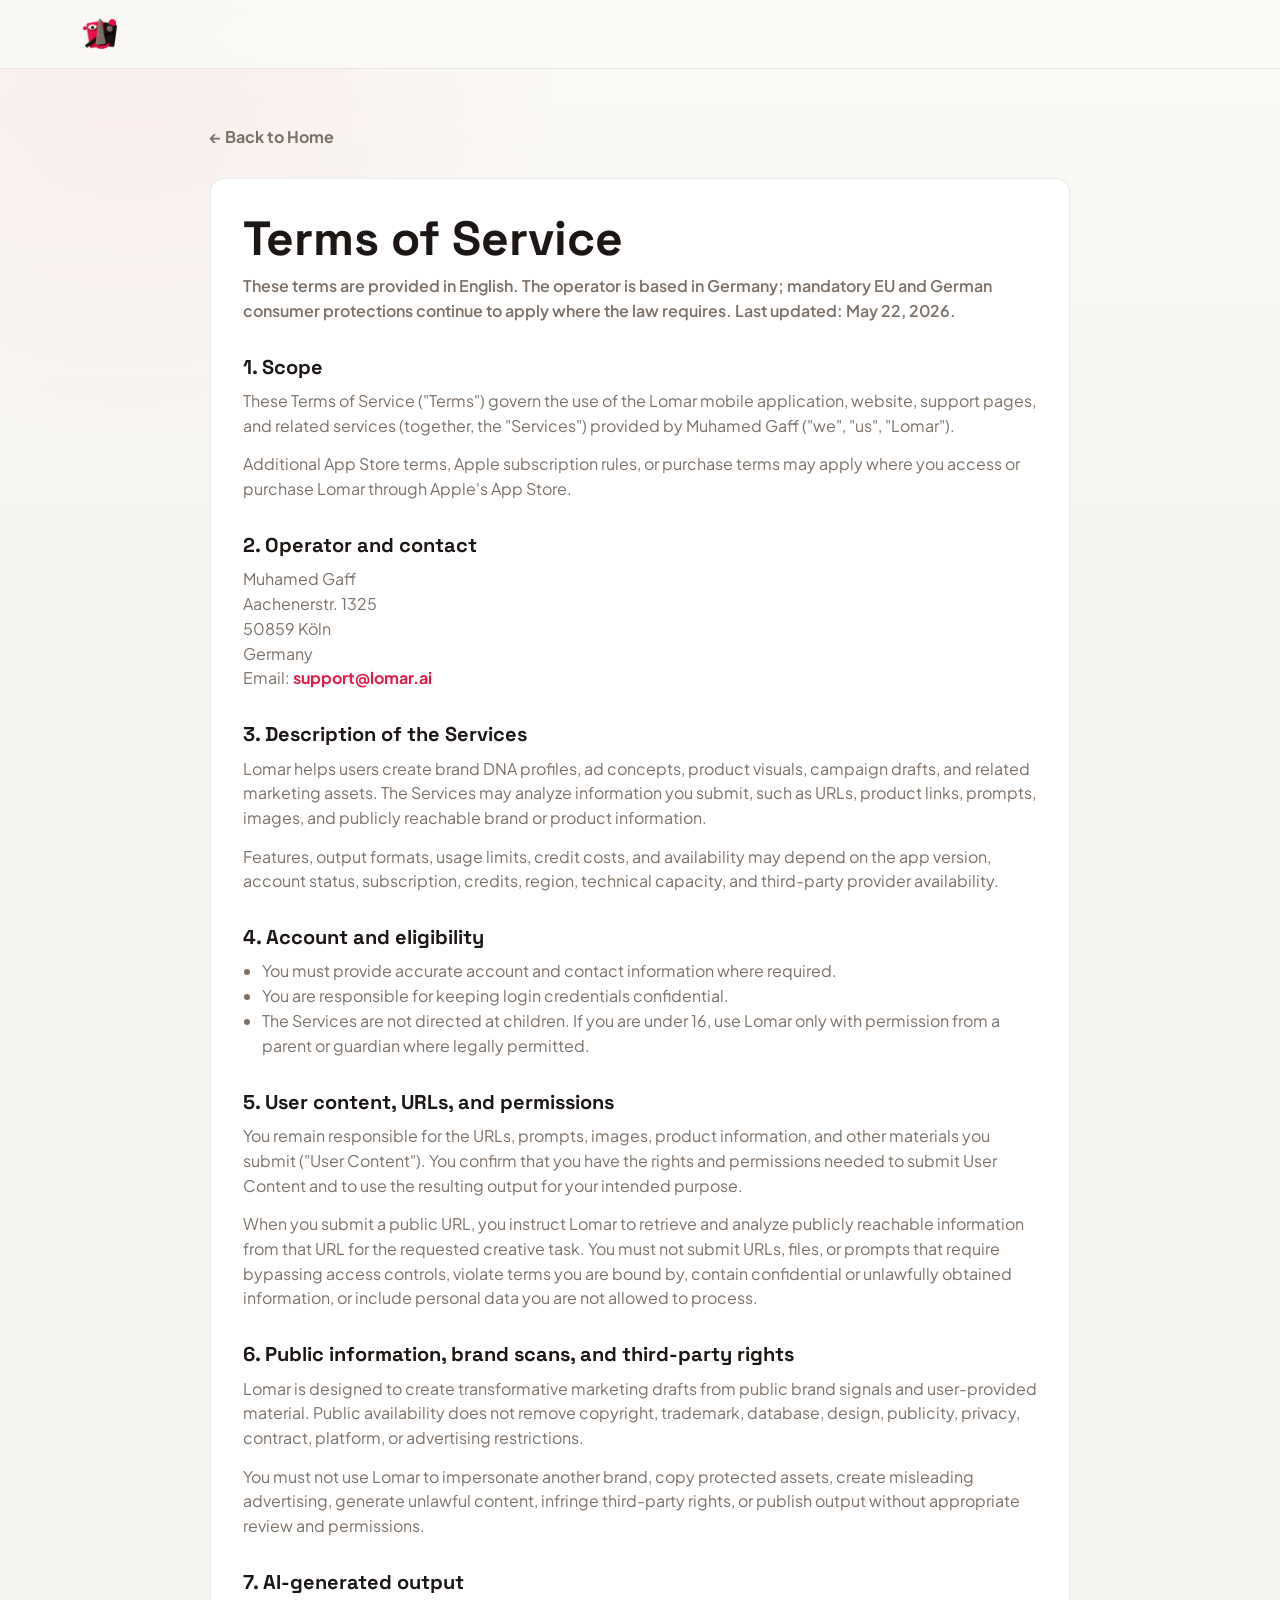
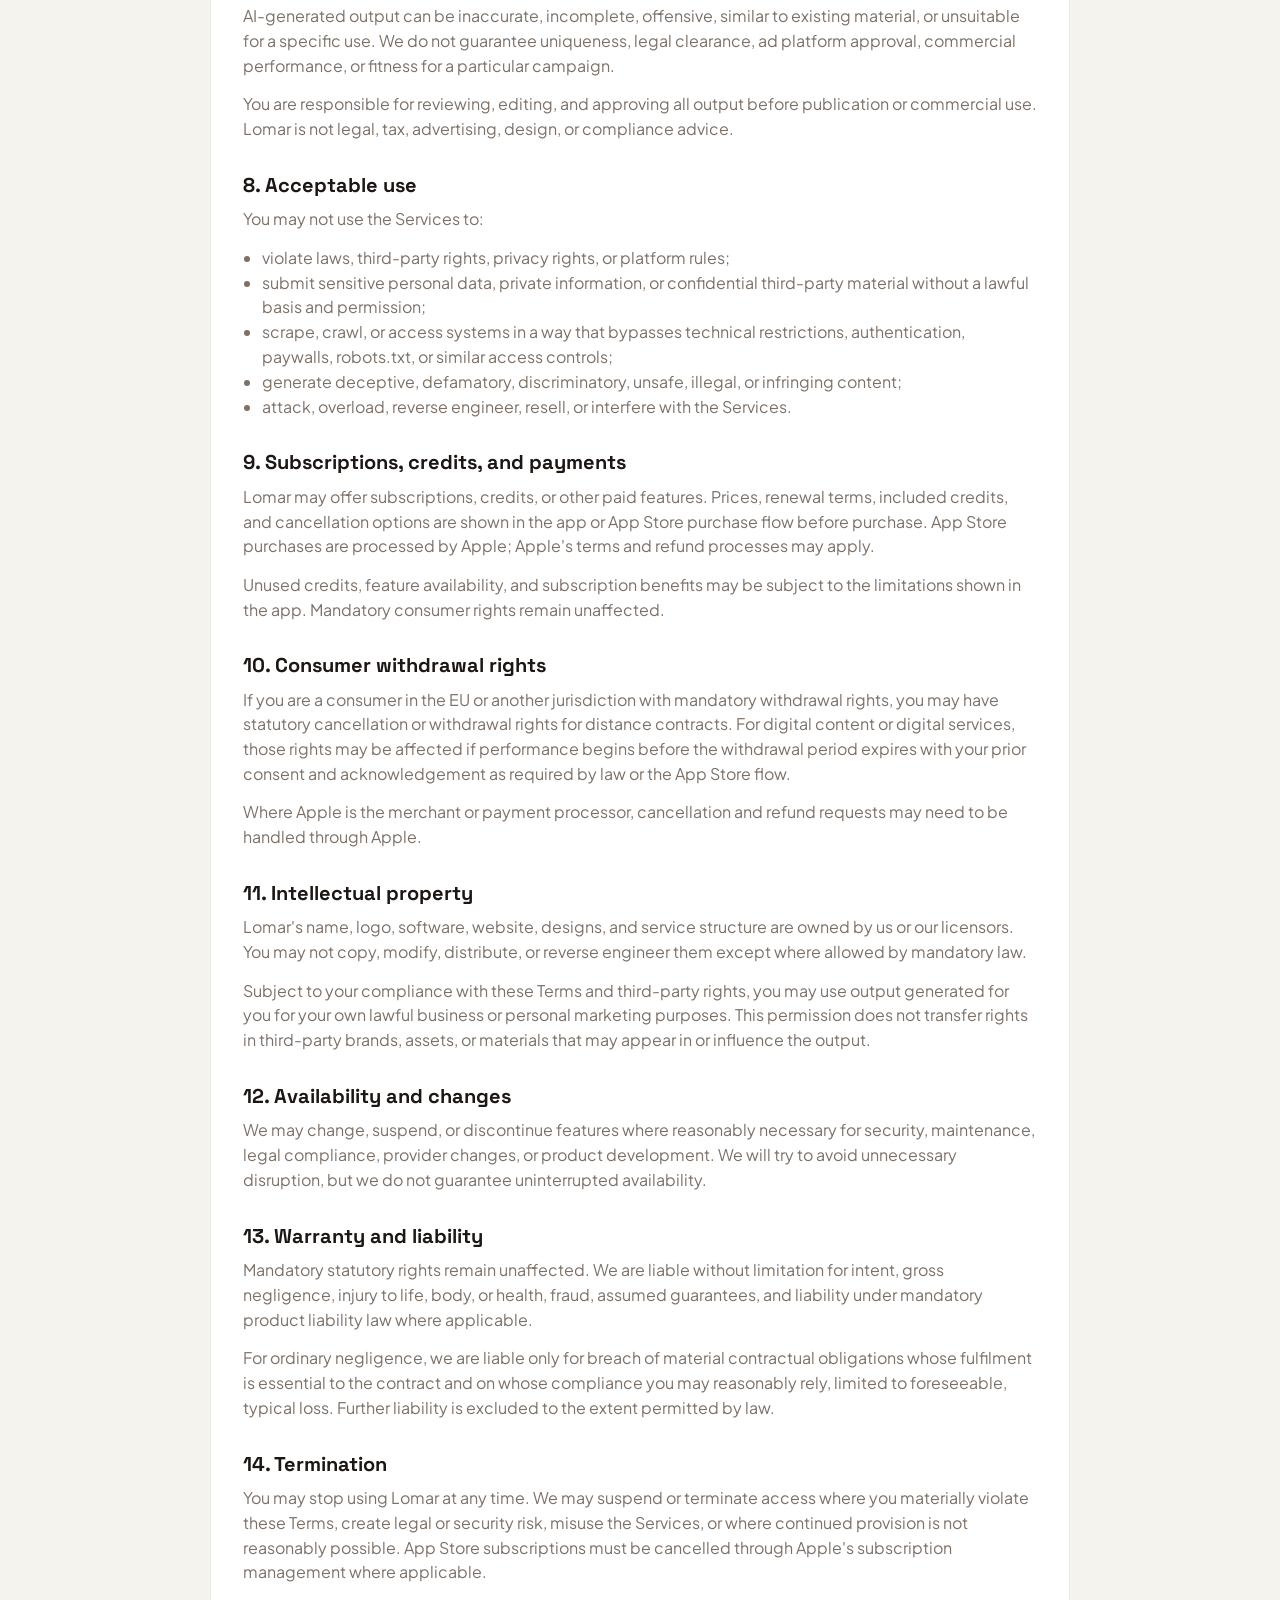
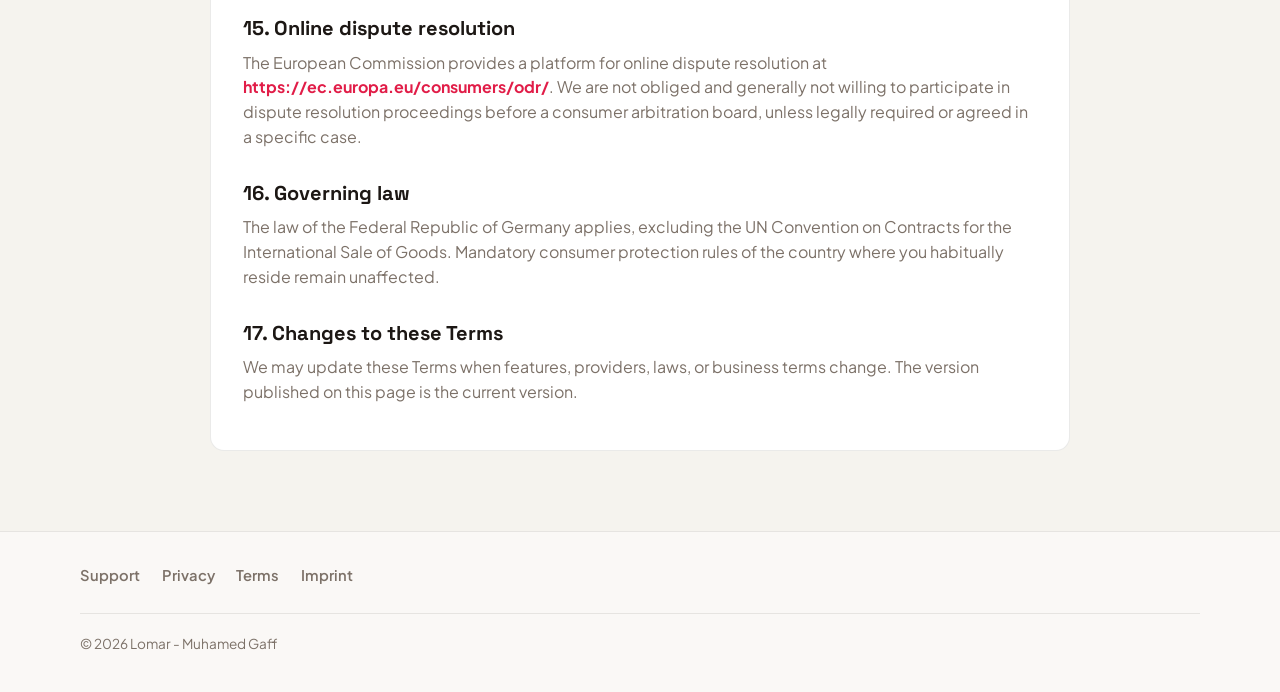
<file: terms/index.html>
<!DOCTYPE html>
<html lang="en">
<head>
  <meta charset="UTF-8">
  <meta name="viewport" content="width=device-width, initial-scale=1.0">
  <title>Terms of Service - lomar.ai</title>
  <meta name="description" content="Terms of Service for the Lomar iOS app and website.">
  <meta name="theme-color" content="#E11D48">
  <link rel="icon" type="image/png" href="/assets/favicon.png">
  <link rel="apple-touch-icon" href="/assets/favicon.png">
  <link rel="canonical" href="https://app.lomar.ai/terms/">
  <link rel="preconnect" href="https://fonts.googleapis.com">
  <link rel="preconnect" href="https://fonts.gstatic.com" crossorigin>
  <link href="https://fonts.googleapis.com/css2?family=Plus+Jakarta+Sans:wght@400;500;600;700&family=Space+Grotesk:wght@500;600;700&display=swap" rel="stylesheet">
  <link rel="stylesheet" href="/assets/style.css">
</head>
<body>
  <header class="site-header">
    <div class="container header-inner">
      <a class="logo" href="/" aria-label="Lomar home">
        <img class="logo-mark" src="/assets/mascot.png" alt="" width="40" height="40">
      </a>
    </div>
  </header>

  <main class="legal-main">
    <div class="container legal-shell">
      <a class="legal-back" href="/">← Back to Home</a>
      <article class="legal-page">
        <h1>Terms of Service</h1>
        <p class="legal-meta">These terms are provided in English. The operator is based in Germany; mandatory EU and German consumer protections continue to apply where the law requires. Last updated: May 22, 2026.</p>

        <h2>1. Scope</h2>
        <p>These Terms of Service ("Terms") govern the use of the Lomar mobile application, website, support pages, and related services (together, the "Services") provided by Muhamed Gaff ("we", "us", "Lomar").</p>
        <p>Additional App Store terms, Apple subscription rules, or purchase terms may apply where you access or purchase Lomar through Apple's App Store.</p>

        <h2>2. Operator and contact</h2>
        <p>
          Muhamed Gaff<br>
          Aachenerstr. 1325<br>
          50859 Köln<br>
          Germany<br>
          Email: <a href="mailto:support@lomar.ai">support@lomar.ai</a>
        </p>

        <h2>3. Description of the Services</h2>
        <p>Lomar helps users create brand DNA profiles, ad concepts, product visuals, campaign drafts, and related marketing assets. The Services may analyze information you submit, such as URLs, product links, prompts, images, and publicly reachable brand or product information.</p>
        <p>Features, output formats, usage limits, credit costs, and availability may depend on the app version, account status, subscription, credits, region, technical capacity, and third-party provider availability.</p>

        <h2>4. Account and eligibility</h2>
        <ul>
          <li>You must provide accurate account and contact information where required.</li>
          <li>You are responsible for keeping login credentials confidential.</li>
          <li>The Services are not directed at children. If you are under 16, use Lomar only with permission from a parent or guardian where legally permitted.</li>
        </ul>

        <h2>5. User content, URLs, and permissions</h2>
        <p>You remain responsible for the URLs, prompts, images, product information, and other materials you submit ("User Content"). You confirm that you have the rights and permissions needed to submit User Content and to use the resulting output for your intended purpose.</p>
        <p>When you submit a public URL, you instruct Lomar to retrieve and analyze publicly reachable information from that URL for the requested creative task. You must not submit URLs, files, or prompts that require bypassing access controls, violate terms you are bound by, contain confidential or unlawfully obtained information, or include personal data you are not allowed to process.</p>

        <h2>6. Public information, brand scans, and third-party rights</h2>
        <p>Lomar is designed to create transformative marketing drafts from public brand signals and user-provided material. Public availability does not remove copyright, trademark, database, design, publicity, privacy, contract, platform, or advertising restrictions.</p>
        <p>You must not use Lomar to impersonate another brand, copy protected assets, create misleading advertising, generate unlawful content, infringe third-party rights, or publish output without appropriate review and permissions.</p>

        <h2>7. AI-generated output</h2>
        <p>AI-generated output can be inaccurate, incomplete, offensive, similar to existing material, or unsuitable for a specific use. We do not guarantee uniqueness, legal clearance, ad platform approval, commercial performance, or fitness for a particular campaign.</p>
        <p>You are responsible for reviewing, editing, and approving all output before publication or commercial use. Lomar is not legal, tax, advertising, design, or compliance advice.</p>

        <h2>8. Acceptable use</h2>
        <p>You may not use the Services to:</p>
        <ul>
          <li>violate laws, third-party rights, privacy rights, or platform rules;</li>
          <li>submit sensitive personal data, private information, or confidential third-party material without a lawful basis and permission;</li>
          <li>scrape, crawl, or access systems in a way that bypasses technical restrictions, authentication, paywalls, robots.txt, or similar access controls;</li>
          <li>generate deceptive, defamatory, discriminatory, unsafe, illegal, or infringing content;</li>
          <li>attack, overload, reverse engineer, resell, or interfere with the Services.</li>
        </ul>

        <h2>9. Subscriptions, credits, and payments</h2>
        <p>Lomar may offer subscriptions, credits, or other paid features. Prices, renewal terms, included credits, and cancellation options are shown in the app or App Store purchase flow before purchase. App Store purchases are processed by Apple; Apple's terms and refund processes may apply.</p>
        <p>Unused credits, feature availability, and subscription benefits may be subject to the limitations shown in the app. Mandatory consumer rights remain unaffected.</p>

        <h2>10. Consumer withdrawal rights</h2>
        <p>If you are a consumer in the EU or another jurisdiction with mandatory withdrawal rights, you may have statutory cancellation or withdrawal rights for distance contracts. For digital content or digital services, those rights may be affected if performance begins before the withdrawal period expires with your prior consent and acknowledgement as required by law or the App Store flow.</p>
        <p>Where Apple is the merchant or payment processor, cancellation and refund requests may need to be handled through Apple.</p>

        <h2>11. Intellectual property</h2>
        <p>Lomar's name, logo, software, website, designs, and service structure are owned by us or our licensors. You may not copy, modify, distribute, or reverse engineer them except where allowed by mandatory law.</p>
        <p>Subject to your compliance with these Terms and third-party rights, you may use output generated for you for your own lawful business or personal marketing purposes. This permission does not transfer rights in third-party brands, assets, or materials that may appear in or influence the output.</p>

        <h2>12. Availability and changes</h2>
        <p>We may change, suspend, or discontinue features where reasonably necessary for security, maintenance, legal compliance, provider changes, or product development. We will try to avoid unnecessary disruption, but we do not guarantee uninterrupted availability.</p>

        <h2>13. Warranty and liability</h2>
        <p>Mandatory statutory rights remain unaffected. We are liable without limitation for intent, gross negligence, injury to life, body, or health, fraud, assumed guarantees, and liability under mandatory product liability law where applicable.</p>
        <p>For ordinary negligence, we are liable only for breach of material contractual obligations whose fulfilment is essential to the contract and on whose compliance you may reasonably rely, limited to foreseeable, typical loss. Further liability is excluded to the extent permitted by law.</p>

        <h2>14. Termination</h2>
        <p>You may stop using Lomar at any time. We may suspend or terminate access where you materially violate these Terms, create legal or security risk, misuse the Services, or where continued provision is not reasonably possible. App Store subscriptions must be cancelled through Apple's subscription management where applicable.</p>

        <h2>15. Online dispute resolution</h2>
        <p>The European Commission provides a platform for online dispute resolution at <a href="https://ec.europa.eu/consumers/odr/" rel="noopener">https://ec.europa.eu/consumers/odr/</a>. We are not obliged and generally not willing to participate in dispute resolution proceedings before a consumer arbitration board, unless legally required or agreed in a specific case.</p>

        <h2>16. Governing law</h2>
        <p>The law of the Federal Republic of Germany applies, excluding the UN Convention on Contracts for the International Sale of Goods. Mandatory consumer protection rules of the country where you habitually reside remain unaffected.</p>

        <h2>17. Changes to these Terms</h2>
        <p>We may update these Terms when features, providers, laws, or business terms change. The version published on this page is the current version.</p>
      </article>
    </div>
  </main>

  <footer class="site-footer">
    <div class="container footer-grid">
      <nav class="footer-links" aria-label="Legal">
        <a href="/support/">Support</a>
        <a href="/privacy/">Privacy</a>
        <a href="/terms/">Terms</a>
        <a href="/imprint/">Imprint</a>
      </nav>
      <div class="footer-meta">© 2026 Lomar - Muhamed Gaff</div>
    </div>
  </footer>
</body>
</html>
</file>
<file: assets/style.css>
:root {
  --rose: #e11d48;
  --rose-soft: rgba(225, 29, 72, 0.1);
  --paper: #f5f3ee;
  --paper-elevated: #ffffff;
  --ink: #1c1714;
  --mist: #7c7168;
  --line: rgba(28, 23, 20, 0.09);
  --line-strong: rgba(28, 23, 20, 0.14);
  --shadow: 0 18px 52px rgba(28, 23, 20, 0.07);
  --radius: 14px;
  --max-width: 1120px;
}

*,
*::before,
*::after {
  box-sizing: border-box;
}

html {
  scroll-behavior: smooth;
}

body {
  margin: 0;
  font-family: "Plus Jakarta Sans", system-ui, -apple-system, sans-serif;
  color: var(--ink);
  background:
    radial-gradient(circle at 10% 0%, rgba(225, 29, 72, 0.06), transparent 28rem),
    linear-gradient(180deg, #fbfaf7 0%, var(--paper) 44rem);
  line-height: 1.55;
  -webkit-font-smoothing: antialiased;
  overflow-x: hidden;
}

img {
  display: block;
  max-width: 100%;
  height: auto;
}

a {
  color: inherit;
  text-decoration: none;
}

a:hover {
  color: var(--rose);
}

.container {
  width: min(var(--max-width), calc(100% - 2rem));
  margin-inline: auto;
}

.site-header {
  position: sticky;
  top: 0;
  z-index: 20;
  border-bottom: 1px solid var(--line);
  background: rgba(251, 250, 247, 0.82);
  backdrop-filter: blur(18px);
}

.header-inner {
  min-height: 68px;
  display: grid;
  grid-template-columns: auto 1fr auto;
  align-items: center;
  gap: 1rem;
}

.logo img.logo-mark {
  height: 40px;
  width: 40px;
  border-radius: 10px;
  object-fit: contain;
}

.footer-brand .logo img.logo-mark {
  height: 36px;
  width: 36px;
}

.top-nav {
  justify-self: center;
  display: flex;
  align-items: center;
  gap: 1.25rem;
  color: var(--mist);
  font-size: 0.9rem;
  font-weight: 600;
}

.lang-toggle {
  display: inline-flex;
  padding: 3px;
  border-radius: 999px;
  background: rgba(255, 255, 255, 0.72);
  border: 1px solid var(--line);
}

.lang-toggle button {
  min-width: 42px;
  border: 0;
  border-radius: 999px;
  background: transparent;
  color: var(--mist);
  cursor: pointer;
  font: inherit;
  font-size: 0.8rem;
  font-weight: 700;
  padding: 0.4rem 0.65rem;
}

.lang-toggle button.active {
  background: var(--ink);
  color: #fff;
}

.hero {
  padding: 5rem 0 3.5rem;
}

.hero-grid {
  display: grid;
  grid-template-columns: minmax(0, 0.9fr) minmax(420px, 1.1fr);
  gap: clamp(2.5rem, 7vw, 6rem);
  align-items: center;
}

.hero-copy,
.hero-media {
  min-width: 0;
}

.eyebrow,
.section-kicker {
  margin: 0 0 1rem;
  color: var(--rose);
  font-size: 0.78rem;
  font-weight: 700;
  letter-spacing: 0;
  text-transform: uppercase;
}

.eyebrow {
  display: inline-flex;
  align-items: center;
  gap: 0.55rem;
  max-width: 100%;
  padding: 0.42rem 0.75rem;
  border: 1px solid rgba(225, 29, 72, 0.16);
  border-radius: 999px;
  background: rgba(255, 255, 255, 0.68);
  letter-spacing: 0;
  text-transform: none;
}

.eyebrow span:not(.status-dot) {
  min-width: 0;
}

.status-dot {
  width: 8px;
  height: 8px;
  border-radius: 50%;
  background: var(--rose);
  box-shadow: 0 0 0 6px rgba(225, 29, 72, 0.12);
}

.hero h1 {
  max-width: 13ch;
  margin: 0 0 1rem;
  font-family: "Space Grotesk", sans-serif;
  font-size: clamp(2.45rem, 5vw, 3.8rem);
  line-height: 1.04;
  font-weight: 600;
  letter-spacing: 0;
  overflow-wrap: anywhere;
}

.hero-lead {
  max-width: 32rem;
  margin: 0 0 1.9rem;
  color: var(--mist);
  font-size: 1rem;
}

.cta-row {
  display: flex;
  flex-wrap: wrap;
  align-items: center;
  gap: 0.85rem;
}

.app-store-badge {
  display: inline-flex;
}

.badge-button,
.btn-secondary {
  display: inline-flex;
  align-items: center;
  min-height: 48px;
  border-radius: 12px;
  font-weight: 700;
}

.badge-button {
  gap: 0.75rem;
  padding: 0.62rem 1rem;
  background: var(--ink);
  color: #fff;
  box-shadow: 0 10px 26px rgba(28, 23, 20, 0.12);
}

.badge-label {
  display: block;
  font-size: 0.68rem;
  line-height: 1.05;
  opacity: 0.7;
}

.badge-title {
  display: block;
  font-size: 1rem;
  line-height: 1.1;
}

.btn-secondary {
  padding: 0 1.05rem;
  border: 1px solid var(--line-strong);
  background: rgba(255, 255, 255, 0.62);
  transition: transform 0.18s ease, border-color 0.18s ease, background 0.18s ease;
}

.btn-secondary:hover {
  border-color: rgba(225, 29, 72, 0.34);
  background: #fff;
  transform: translateY(-2px);
}

.hero-stats {
  display: grid;
  grid-template-columns: repeat(3, minmax(0, 1fr));
  gap: 0.55rem;
  max-width: 31rem;
  margin: 1.9rem 0 0;
}

.hero-stats div {
  padding: 0.75rem 0.8rem;
  border: 1px solid var(--line);
  border-radius: 14px;
  background: rgba(255, 255, 255, 0.52);
}

.hero-stats dt {
  margin: 0 0 0.1rem;
  color: var(--ink);
  font-weight: 700;
}

.hero-stats dd {
  margin: 0;
  color: var(--mist);
  font-size: 0.78rem;
  font-weight: 600;
}

.hero-media {
  position: relative;
  overflow: hidden;
  border: 1px solid var(--line);
  border-radius: 20px;
  background: #fff;
  box-shadow: var(--shadow);
  transform: none;
}

.hero-media img {
  width: 100%;
  aspect-ratio: 1672 / 941;
  object-fit: cover;
  transition: transform 0.8s ease;
}

.hero-media:hover img {
  transform: scale(1.025);
}

.strip {
  padding: 0.75rem 0;
}

.strip-grid {
  display: grid;
  grid-template-columns: 1fr auto;
  gap: 1rem;
  align-items: center;
  padding: 1rem;
  border: 1px solid var(--line);
  border-radius: 16px;
  background: rgba(255, 255, 255, 0.56);
}

.strip p,
.strip span {
  margin: 0;
}

.strip p {
  color: var(--mist);
}

.strip-grid > span {
  color: var(--ink);
  font-weight: 700;
}

.section {
  padding: 4.75rem 0;
}

.section.compact {
  padding: 4rem 0;
}

.section-head {
  max-width: 620px;
  margin-bottom: 1.5rem;
}

.section-head.split {
  max-width: none;
  display: grid;
  grid-template-columns: minmax(0, 1fr) minmax(280px, 0.52fr);
  gap: 2rem;
  align-items: end;
}

.section-title,
.trust-panel h2 {
  margin: 0;
  font-family: "Space Grotesk", sans-serif;
  font-size: clamp(1.75rem, 3vw, 2.65rem);
  line-height: 1.08;
  font-weight: 600;
  letter-spacing: 0;
}

.section-lead {
  margin: 0;
  color: var(--mist);
}

.steps-grid {
  display: grid;
  grid-template-columns: repeat(3, minmax(0, 1fr));
  gap: 1rem;
}

.step-card {
  min-height: 190px;
  padding: 1.2rem;
  border: 1px solid var(--line);
  border-radius: 18px;
  background: rgba(255, 255, 255, 0.62);
  transition: transform 0.2s ease, border-color 0.2s ease, background 0.2s ease;
}

.step-card:hover,
.example-card:hover {
  transform: translateY(-4px);
  border-color: rgba(225, 29, 72, 0.22);
  background: #fff;
}

.step-card > span {
  display: inline-grid;
  place-items: center;
  width: 34px;
  height: 34px;
  margin-bottom: 1.35rem;
  border-radius: 10px;
  background: var(--rose-soft);
  color: var(--rose);
  font-size: 0.78rem;
  font-weight: 700;
}

.step-card h3,
.example-card h3 {
  margin: 0 0 0.5rem;
  font-family: "Space Grotesk", sans-serif;
  font-size: 1.15rem;
  line-height: 1.2;
  font-weight: 600;
  letter-spacing: 0;
}

.step-card p {
  margin: 0;
  color: var(--mist);
  font-size: 0.93rem;
}

.examples-grid {
  display: grid;
  grid-template-columns: repeat(2, minmax(0, 1fr));
  gap: 1rem;
}

.example-card {
  overflow: hidden;
  border: 1px solid var(--line);
  border-radius: 20px;
  background: rgba(255, 255, 255, 0.68);
  transition: transform 0.2s ease, border-color 0.2s ease, background 0.2s ease;
}

.example-card img {
  width: 100%;
  aspect-ratio: 4 / 3;
  object-fit: cover;
}

.example-card div {
  padding: 1.1rem;
}

.example-card span {
  display: block;
  margin-bottom: 0.45rem;
  color: var(--rose);
  font-size: 0.76rem;
  font-weight: 700;
  letter-spacing: 0;
  text-transform: uppercase;
}

.example-card h3 {
  margin-bottom: 0;
}

.trust-panel {
  display: grid;
  grid-template-columns: minmax(0, 0.9fr) minmax(320px, 1fr);
  gap: 2rem;
  padding: 1.35rem;
  border-radius: 18px;
  background: var(--ink);
  color: #fff;
  box-shadow: var(--shadow);
}

.trust-panel .section-kicker {
  color: rgba(255, 255, 255, 0.7);
}

.trust-panel h2 {
  color: #fff;
  font-size: clamp(1.65rem, 3vw, 2.4rem);
}

.trust-panel ul {
  display: grid;
  gap: 0.8rem;
  margin: 0;
  padding: 0;
  list-style: none;
}

.trust-panel li {
  padding: 0.9rem 1rem;
  border: 1px solid rgba(255, 255, 255, 0.12);
  border-radius: 14px;
  color: rgba(255, 255, 255, 0.74);
  background: rgba(255, 255, 255, 0.05);
}

.info-cards {
  display: grid;
  gap: 1rem;
  max-width: 720px;
  margin-inline: auto;
}

.info-card {
  padding: 2rem 1.75rem;
  border-radius: 18px;
  background: var(--paper-elevated);
  border: 1px solid var(--line);
  box-shadow: var(--shadow);
}

.info-card h2 {
  margin: 0 0 0.65rem;
  font-family: "Space Grotesk", sans-serif;
  font-size: 1.55rem;
  letter-spacing: -0.02em;
}

.info-card--support {
  text-align: center;
}

.info-lead {
  margin: 0 0 1.1rem;
  color: var(--mist);
  font-size: 0.98rem;
}

.info-email {
  display: inline-block;
  margin-bottom: 0.85rem;
  font-family: "Space Grotesk", sans-serif;
  font-size: clamp(1.35rem, 3vw, 1.75rem);
  font-weight: 600;
  letter-spacing: -0.02em;
  color: var(--ink);
}

.info-email:hover {
  color: var(--rose);
}

.info-note {
  margin: 0;
  color: var(--mist);
  font-size: 0.88rem;
}

.info-copy {
  margin: 0 0 1rem;
  color: var(--mist);
  font-size: 0.96rem;
  line-height: 1.65;
}

.info-link {
  display: inline-flex;
  align-items: center;
  gap: 0.15rem;
  font-weight: 700;
  color: var(--ink);
}

.info-link:hover {
  color: var(--rose);
}

.site-footer {
  border-top: 1px solid var(--line);
  background: rgba(255, 255, 255, 0.42);
  padding: 2rem 0 2.4rem;
}

.footer-grid {
  display: flex;
  flex-wrap: wrap;
  gap: 1.4rem 2rem;
  justify-content: space-between;
  align-items: flex-start;
}

.footer-brand p {
  max-width: 23rem;
  margin: 0.75rem 0 0;
  color: var(--mist);
  font-size: 0.92rem;
}

.footer-links {
  display: flex;
  flex-wrap: wrap;
  gap: 0.9rem 1.35rem;
  color: var(--mist);
  font-size: 0.92rem;
  font-weight: 600;
}

.footer-meta {
  width: 100%;
  padding-top: 1.15rem;
  margin-top: 0.25rem;
  border-top: 1px solid var(--line);
  color: var(--mist);
  font-size: 0.85rem;
}

.reveal {
  opacity: 0;
  transform: translateY(14px);
  transition: opacity 0.55s ease, transform 0.55s ease;
}

.reveal.is-visible {
  opacity: 1;
  transform: translateY(0);
}

.hero .reveal {
  opacity: 1;
  transform: none;
}

.legal-main {
  padding: 3.5rem 0 5rem;
}

.legal-shell {
  max-width: 860px;
}

.legal-back {
  display: inline-flex;
  align-items: center;
  gap: 0.45rem;
  margin-bottom: 1.75rem;
  color: var(--mist);
  font-weight: 700;
}

.legal-page {
  padding: 2rem;
  border-radius: var(--radius);
  background: var(--paper-elevated);
  border: 1px solid var(--line);
}

.legal-page h1,
.legal-page h2 {
  font-family: "Space Grotesk", sans-serif;
  line-height: 1.15;
  letter-spacing: 0;
}

.legal-page h1 {
  margin: 0 0 0.5rem;
  font-size: clamp(2rem, 4vw, 3rem);
}

.legal-page h2 {
  margin: 2rem 0 0.65rem;
  font-size: 1.25rem;
}

.legal-page h3 {
  margin: 1.25rem 0 0.45rem;
  font-size: 1rem;
}

.legal-page p,
.legal-page li {
  color: var(--mist);
}

.legal-page p {
  margin: 0 0 0.85rem;
}

.legal-page ul,
.legal-page ol {
  margin: 0 0 1rem;
  padding-left: 1.2rem;
}

.legal-page a {
  color: var(--rose);
  font-weight: 700;
}

.legal-meta {
  color: var(--mist);
  margin-bottom: 1.5rem;
  font-weight: 600;
}

.legal-note {
  padding: 1rem;
  border-radius: 12px;
  background: var(--rose-soft);
  border: 1px solid rgba(225, 29, 72, 0.18);
}

.contact-list {
  display: grid;
  gap: 0.75rem;
  margin: 1rem 0;
}

.contact-item {
  padding: 1rem;
  border-radius: 12px;
  border: 1px solid var(--line);
  background: rgba(245, 243, 238, 0.5);
}

.contact-item strong {
  display: block;
  margin-bottom: 0.2rem;
}

[lang="de"] .lang-en,
[lang="en"] .lang-de {
  display: none !important;
}

@media (prefers-reduced-motion: reduce) {
  *,
  *::before,
  *::after {
    scroll-behavior: auto !important;
    transition-duration: 0.01ms !important;
    animation-duration: 0.01ms !important;
  }

  .reveal {
    opacity: 1;
    transform: none;
  }
}

@media (max-width: 980px) {
  .header-inner {
    grid-template-columns: auto auto;
  }

  .top-nav {
    display: none;
  }

  .hero-grid,
  .section-head.split,
  .trust-panel {
    grid-template-columns: 1fr;
  }

  .hero h1 {
    max-width: 13ch;
  }

  .hero-media {
    transform: none;
  }

  .strip-grid {
    grid-template-columns: 1fr;
  }
}

@media (max-width: 760px) {
  .hero {
    padding-top: 3rem;
  }

  .hero-grid {
    gap: 2rem;
  }

  .hero-media {
    order: -1;
  }

  .hero-stats,
  .steps-grid,
  .examples-grid {
    grid-template-columns: 1fr;
  }

  .step-card {
    min-height: auto;
  }
}

@media (max-width: 640px) {
  .container {
    width: min(var(--max-width), calc(100% - 1.25rem));
  }

  .header-inner {
    min-height: 62px;
  }

  .hero h1 {
    font-size: clamp(2rem, 10vw, 2.75rem);
  }

  .hero-lead {
    font-size: 1rem;
    max-width: 34ch;
    overflow-wrap: anywhere;
  }

  .badge-button,
  .btn-secondary {
    width: 100%;
    justify-content: center;
  }

  .app-store-badge,
  .btn-secondary {
    flex: 1 1 100%;
  }

  .section.compact {
    padding: 3.25rem 0;
  }

  .trust-panel,
  .legal-page {
    padding: 1.25rem;
  }

  .footer-grid {
    flex-direction: column;
  }
}
</file>
